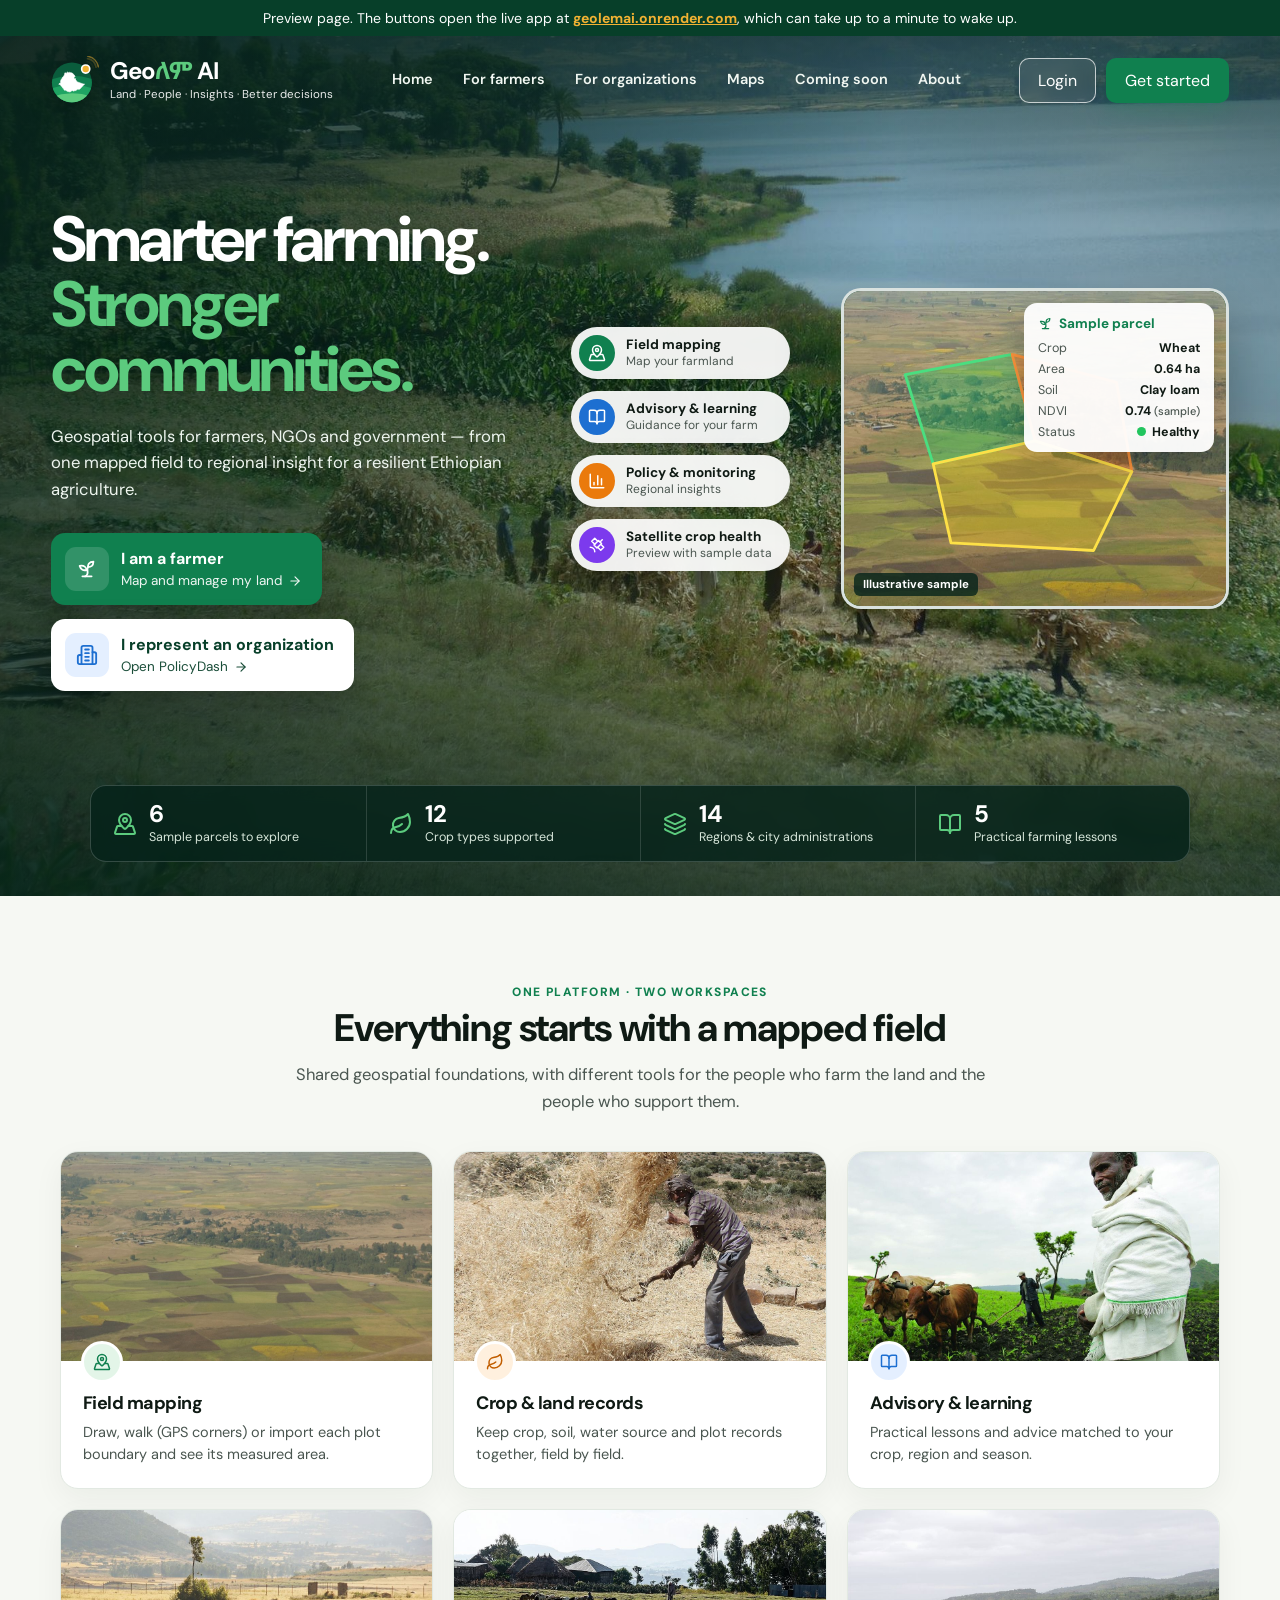
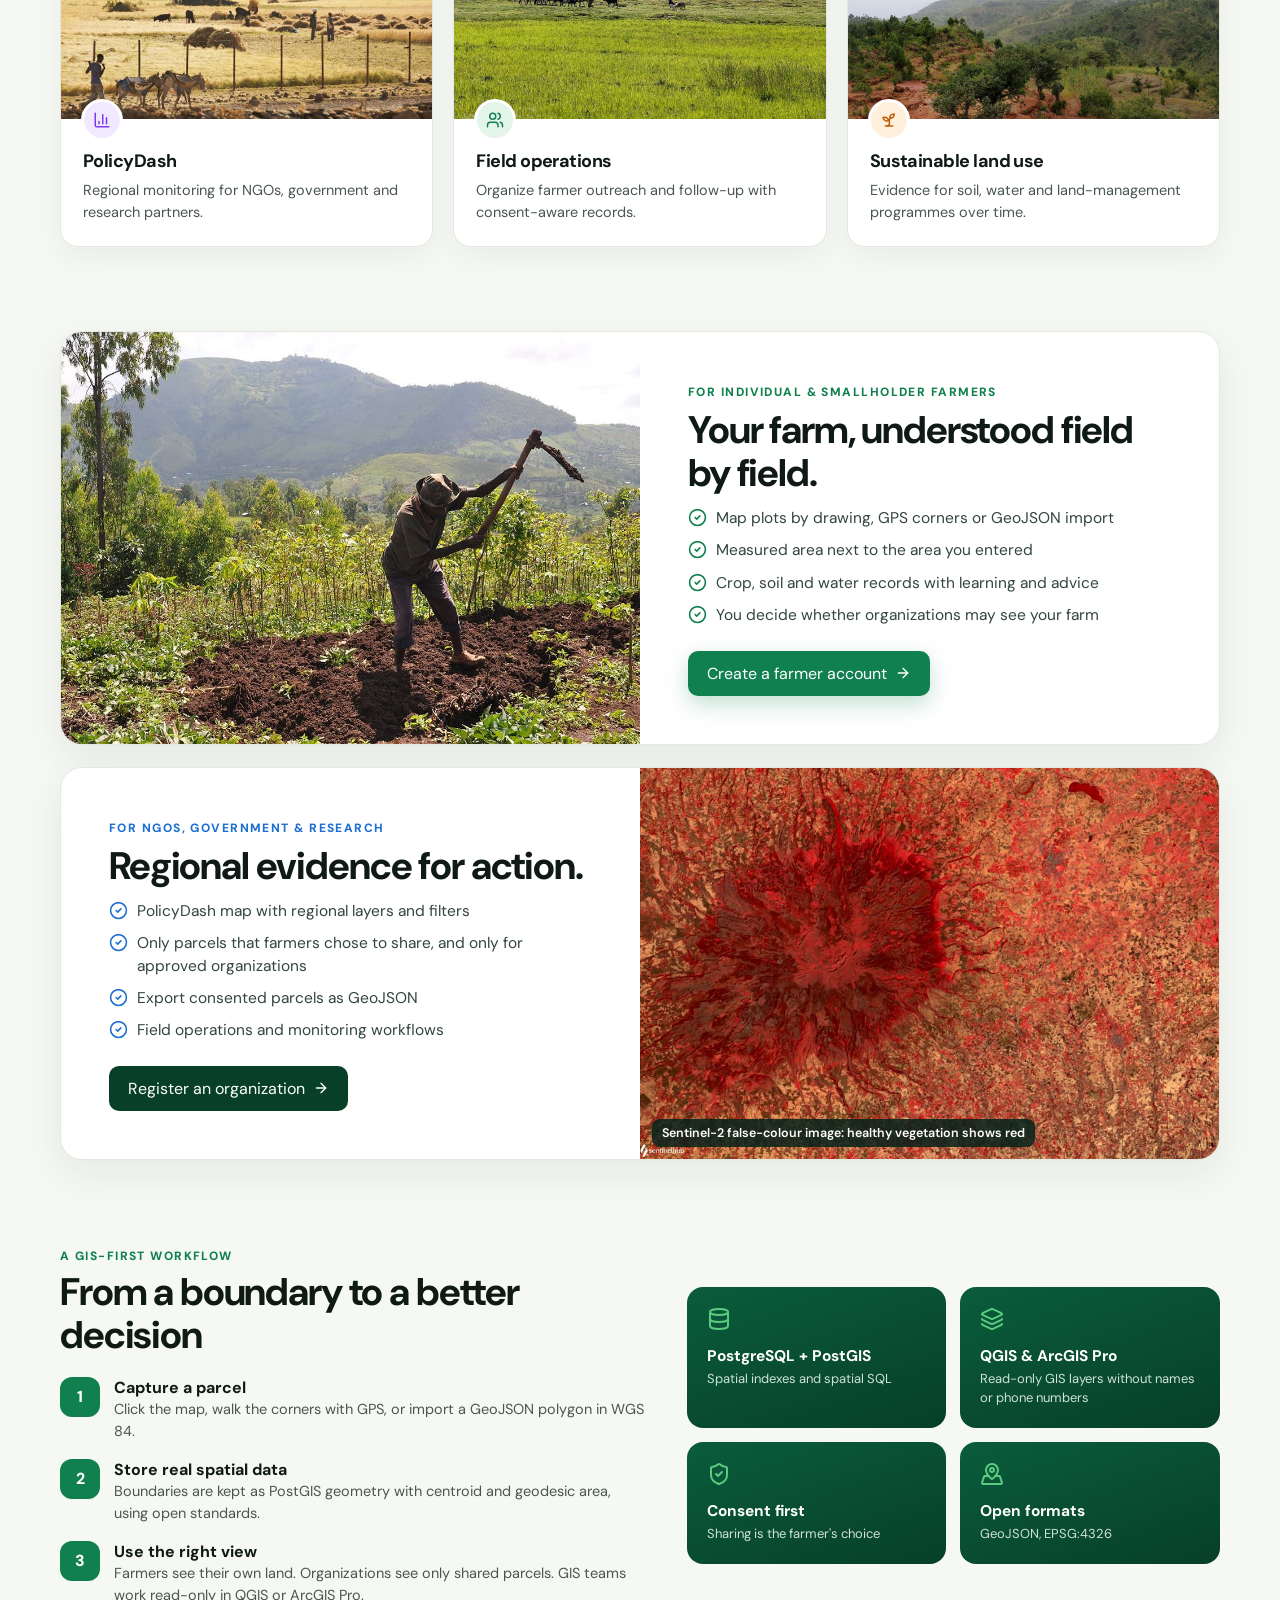
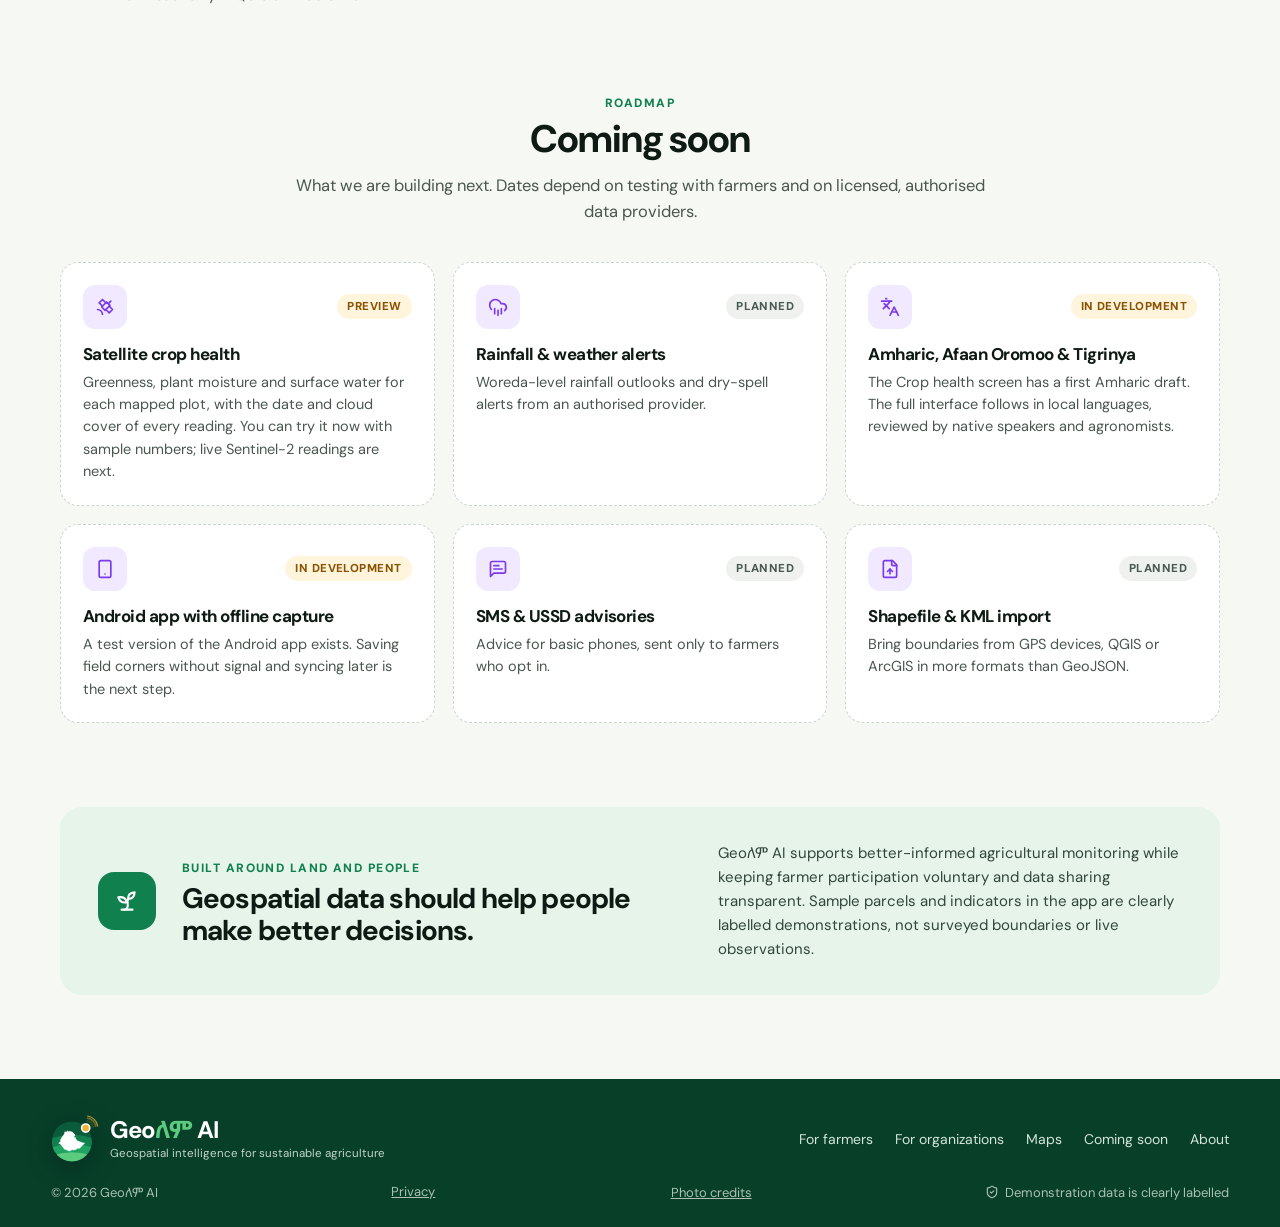
<file: index.html>
<!doctype html>
<html lang="en">
  <head>
    <meta charset="UTF-8" />
    <meta name="viewport" content="width=device-width, initial-scale=1.0" />
    <meta name="theme-color" content="#153e32" />
    <meta name="description" content="Geoለም AI — agricultural intelligence for organizations and individual farmers in Ethiopia." />
    <link rel="icon" type="image/svg+xml" href="/brand/favicon.svg" />
    <title>Geoለም AI | Agricultural Intelligence</title>
    <script type="module" crossorigin src="/assets/index-34xZWwbn.js"></script>
    <link rel="stylesheet" crossorigin href="/assets/index-Dwkf8r4A.css">
  </head>
  <body><div id="root"></div></body>
</html>
</file>
<file: assets/index-Dwkf8r4A.css>
@import"https://fonts.googleapis.com/css2?family=DM+Sans:wght@400;500;600;700&family=Noto+Sans+Ethiopic:wght@400;500;600;700&display=swap";.leaflet-pane,.leaflet-tile,.leaflet-marker-icon,.leaflet-marker-shadow,.leaflet-tile-container,.leaflet-pane>svg,.leaflet-pane>canvas,.leaflet-zoom-box,.leaflet-image-layer,.leaflet-layer{position:absolute;left:0;top:0}.leaflet-container{overflow:hidden}.leaflet-tile,.leaflet-marker-icon,.leaflet-marker-shadow{-webkit-user-select:none;-moz-user-select:none;user-select:none;-webkit-user-drag:none}.leaflet-tile::selection{background:transparent}.leaflet-safari .leaflet-tile{image-rendering:-webkit-optimize-contrast}.leaflet-safari .leaflet-tile-container{width:1600px;height:1600px;-webkit-transform-origin:0 0}.leaflet-marker-icon,.leaflet-marker-shadow{display:block}.leaflet-container .leaflet-overlay-pane svg{max-width:none!important;max-height:none!important}.leaflet-container .leaflet-marker-pane img,.leaflet-container .leaflet-shadow-pane img,.leaflet-container .leaflet-tile-pane img,.leaflet-container img.leaflet-image-layer,.leaflet-container .leaflet-tile{max-width:none!important;max-height:none!important;width:auto;padding:0}.leaflet-container img.leaflet-tile{mix-blend-mode:plus-lighter}.leaflet-container.leaflet-touch-zoom{-ms-touch-action:pan-x pan-y;touch-action:pan-x pan-y}.leaflet-container.leaflet-touch-drag{-ms-touch-action:pinch-zoom;touch-action:none;touch-action:pinch-zoom}.leaflet-container.leaflet-touch-drag.leaflet-touch-zoom{-ms-touch-action:none;touch-action:none}.leaflet-container{-webkit-tap-highlight-color:transparent}.leaflet-container a{-webkit-tap-highlight-color:rgba(51,181,229,.4)}.leaflet-tile{filter:inherit;visibility:hidden}.leaflet-tile-loaded{visibility:inherit}.leaflet-zoom-box{width:0;height:0;-moz-box-sizing:border-box;box-sizing:border-box;z-index:800}.leaflet-overlay-pane svg{-moz-user-select:none}.leaflet-pane{z-index:400}.leaflet-tile-pane{z-index:200}.leaflet-overlay-pane{z-index:400}.leaflet-shadow-pane{z-index:500}.leaflet-marker-pane{z-index:600}.leaflet-tooltip-pane{z-index:650}.leaflet-popup-pane{z-index:700}.leaflet-map-pane canvas{z-index:100}.leaflet-map-pane svg{z-index:200}.leaflet-vml-shape{width:1px;height:1px}.lvml{behavior:url(#default#VML);display:inline-block;position:absolute}.leaflet-control{position:relative;z-index:800;pointer-events:visiblePainted;pointer-events:auto}.leaflet-top,.leaflet-bottom{position:absolute;z-index:1000;pointer-events:none}.leaflet-top{top:0}.leaflet-right{right:0}.leaflet-bottom{bottom:0}.leaflet-left{left:0}.leaflet-control{float:left;clear:both}.leaflet-right .leaflet-control{float:right}.leaflet-top .leaflet-control{margin-top:10px}.leaflet-bottom .leaflet-control{margin-bottom:10px}.leaflet-left .leaflet-control{margin-left:10px}.leaflet-right .leaflet-control{margin-right:10px}.leaflet-fade-anim .leaflet-popup{opacity:0;-webkit-transition:opacity .2s linear;-moz-transition:opacity .2s linear;transition:opacity .2s linear}.leaflet-fade-anim .leaflet-map-pane .leaflet-popup{opacity:1}.leaflet-zoom-animated{-webkit-transform-origin:0 0;-ms-transform-origin:0 0;transform-origin:0 0}svg.leaflet-zoom-animated{will-change:transform}.leaflet-zoom-anim .leaflet-zoom-animated{-webkit-transition:-webkit-transform .25s cubic-bezier(0,0,.25,1);-moz-transition:-moz-transform .25s cubic-bezier(0,0,.25,1);transition:transform .25s cubic-bezier(0,0,.25,1)}.leaflet-zoom-anim .leaflet-tile,.leaflet-pan-anim .leaflet-tile{-webkit-transition:none;-moz-transition:none;transition:none}.leaflet-zoom-anim .leaflet-zoom-hide{visibility:hidden}.leaflet-interactive{cursor:pointer}.leaflet-grab{cursor:-webkit-grab;cursor:-moz-grab;cursor:grab}.leaflet-crosshair,.leaflet-crosshair .leaflet-interactive{cursor:crosshair}.leaflet-popup-pane,.leaflet-control{cursor:auto}.leaflet-dragging .leaflet-grab,.leaflet-dragging .leaflet-grab .leaflet-interactive,.leaflet-dragging .leaflet-marker-draggable{cursor:move;cursor:-webkit-grabbing;cursor:-moz-grabbing;cursor:grabbing}.leaflet-marker-icon,.leaflet-marker-shadow,.leaflet-image-layer,.leaflet-pane>svg path,.leaflet-tile-container{pointer-events:none}.leaflet-marker-icon.leaflet-interactive,.leaflet-image-layer.leaflet-interactive,.leaflet-pane>svg path.leaflet-interactive,svg.leaflet-image-layer.leaflet-interactive path{pointer-events:visiblePainted;pointer-events:auto}.leaflet-container{background:#ddd;outline-offset:1px}.leaflet-container a{color:#0078a8}.leaflet-zoom-box{border:2px dotted #38f;background:#ffffff80}.leaflet-container{font-family:Helvetica Neue,Arial,Helvetica,sans-serif;font-size:12px;font-size:.75rem;line-height:1.5}.leaflet-bar{box-shadow:0 1px 5px #000000a6;border-radius:4px}.leaflet-bar a{background-color:#fff;border-bottom:1px solid #ccc;width:26px;height:26px;line-height:26px;display:block;text-align:center;text-decoration:none;color:#000}.leaflet-bar a,.leaflet-control-layers-toggle{background-position:50% 50%;background-repeat:no-repeat;display:block}.leaflet-bar a:hover,.leaflet-bar a:focus{background-color:#f4f4f4}.leaflet-bar a:first-child{border-top-left-radius:4px;border-top-right-radius:4px}.leaflet-bar a:last-child{border-bottom-left-radius:4px;border-bottom-right-radius:4px;border-bottom:none}.leaflet-bar a.leaflet-disabled{cursor:default;background-color:#f4f4f4;color:#bbb}.leaflet-touch .leaflet-bar a{width:30px;height:30px;line-height:30px}.leaflet-touch .leaflet-bar a:first-child{border-top-left-radius:2px;border-top-right-radius:2px}.leaflet-touch .leaflet-bar a:last-child{border-bottom-left-radius:2px;border-bottom-right-radius:2px}.leaflet-control-zoom-in,.leaflet-control-zoom-out{font:700 18px Lucida Console,Monaco,monospace;text-indent:1px}.leaflet-touch .leaflet-control-zoom-in,.leaflet-touch .leaflet-control-zoom-out{font-size:22px}.leaflet-control-layers{box-shadow:0 1px 5px #0006;background:#fff;border-radius:5px}.leaflet-control-layers-toggle{background-image:url([data-uri]);width:36px;height:36px}.leaflet-retina .leaflet-control-layers-toggle{background-image:url([data-uri]);background-size:26px 26px}.leaflet-touch .leaflet-control-layers-toggle{width:44px;height:44px}.leaflet-control-layers .leaflet-control-layers-list,.leaflet-control-layers-expanded .leaflet-control-layers-toggle{display:none}.leaflet-control-layers-expanded .leaflet-control-layers-list{display:block;position:relative}.leaflet-control-layers-expanded{padding:6px 10px 6px 6px;color:#333;background:#fff}.leaflet-control-layers-scrollbar{overflow-y:scroll;overflow-x:hidden;padding-right:5px}.leaflet-control-layers-selector{margin-top:2px;position:relative;top:1px}.leaflet-control-layers label{display:block;font-size:13px;font-size:1.08333em}.leaflet-control-layers-separator{height:0;border-top:1px solid #ddd;margin:5px -10px 5px -6px}.leaflet-default-icon-path{background-image:url([data-uri])}.leaflet-container .leaflet-control-attribution{background:#fff;background:#fffc;margin:0}.leaflet-control-attribution,.leaflet-control-scale-line{padding:0 5px;color:#333;line-height:1.4}.leaflet-control-attribution a{text-decoration:none}.leaflet-control-attribution a:hover,.leaflet-control-attribution a:focus{text-decoration:underline}.leaflet-attribution-flag{display:inline!important;vertical-align:baseline!important;width:1em;height:.6669em}.leaflet-left .leaflet-control-scale{margin-left:5px}.leaflet-bottom .leaflet-control-scale{margin-bottom:5px}.leaflet-control-scale-line{border:2px solid #777;border-top:none;line-height:1.1;padding:2px 5px 1px;white-space:nowrap;-moz-box-sizing:border-box;box-sizing:border-box;background:#fffc;text-shadow:1px 1px #fff}.leaflet-control-scale-line:not(:first-child){border-top:2px solid #777;border-bottom:none;margin-top:-2px}.leaflet-control-scale-line:not(:first-child):not(:last-child){border-bottom:2px solid #777}.leaflet-touch .leaflet-control-attribution,.leaflet-touch .leaflet-control-layers,.leaflet-touch .leaflet-bar{box-shadow:none}.leaflet-touch .leaflet-control-layers,.leaflet-touch .leaflet-bar{border:2px solid rgba(0,0,0,.2);background-clip:padding-box}.leaflet-popup{position:absolute;text-align:center;margin-bottom:20px}.leaflet-popup-content-wrapper{padding:1px;text-align:left;border-radius:12px}.leaflet-popup-content{margin:13px 24px 13px 20px;line-height:1.3;font-size:13px;font-size:1.08333em;min-height:1px}.leaflet-popup-content p{margin:1.3em 0}.leaflet-popup-tip-container{width:40px;height:20px;position:absolute;left:50%;margin-top:-1px;margin-left:-20px;overflow:hidden;pointer-events:none}.leaflet-popup-tip{width:17px;height:17px;padding:1px;margin:-10px auto 0;pointer-events:auto;-webkit-transform:rotate(45deg);-moz-transform:rotate(45deg);-ms-transform:rotate(45deg);transform:rotate(45deg)}.leaflet-popup-content-wrapper,.leaflet-popup-tip{background:#fff;color:#333;box-shadow:0 3px 14px #0006}.leaflet-container a.leaflet-popup-close-button{position:absolute;top:0;right:0;border:none;text-align:center;width:24px;height:24px;font:16px/24px Tahoma,Verdana,sans-serif;color:#757575;text-decoration:none;background:transparent}.leaflet-container a.leaflet-popup-close-button:hover,.leaflet-container a.leaflet-popup-close-button:focus{color:#585858}.leaflet-popup-scrolled{overflow:auto}.leaflet-oldie .leaflet-popup-content-wrapper{-ms-zoom:1}.leaflet-oldie .leaflet-popup-tip{width:24px;margin:0 auto;-ms-filter:"progid:DXImageTransform.Microsoft.Matrix(M11=0.70710678, M12=0.70710678, M21=-0.70710678, M22=0.70710678)";filter:progid:DXImageTransform.Microsoft.Matrix(M11=.70710678,M12=.70710678,M21=-.70710678,M22=.70710678)}.leaflet-oldie .leaflet-control-zoom,.leaflet-oldie .leaflet-control-layers,.leaflet-oldie .leaflet-popup-content-wrapper,.leaflet-oldie .leaflet-popup-tip{border:1px solid #999}.leaflet-div-icon{background:#fff;border:1px solid #666}.leaflet-tooltip{position:absolute;padding:6px;background-color:#fff;border:1px solid #fff;border-radius:3px;color:#222;white-space:nowrap;-webkit-user-select:none;-moz-user-select:none;-ms-user-select:none;user-select:none;pointer-events:none;box-shadow:0 1px 3px #0006}.leaflet-tooltip.leaflet-interactive{cursor:pointer;pointer-events:auto}.leaflet-tooltip-top:before,.leaflet-tooltip-bottom:before,.leaflet-tooltip-left:before,.leaflet-tooltip-right:before{position:absolute;pointer-events:none;border:6px solid transparent;background:transparent;content:""}.leaflet-tooltip-bottom{margin-top:6px}.leaflet-tooltip-top{margin-top:-6px}.leaflet-tooltip-bottom:before,.leaflet-tooltip-top:before{left:50%;margin-left:-6px}.leaflet-tooltip-top:before{bottom:0;margin-bottom:-12px;border-top-color:#fff}.leaflet-tooltip-bottom:before{top:0;margin-top:-12px;margin-left:-6px;border-bottom-color:#fff}.leaflet-tooltip-left{margin-left:-6px}.leaflet-tooltip-right{margin-left:6px}.leaflet-tooltip-left:before,.leaflet-tooltip-right:before{top:50%;margin-top:-6px}.leaflet-tooltip-left:before{right:0;margin-right:-12px;border-left-color:#fff}.leaflet-tooltip-right:before{left:0;margin-left:-12px;border-right-color:#fff}@media print{.leaflet-control{-webkit-print-color-adjust:exact;print-color-adjust:exact}}:root{font-family:DM Sans,Noto Sans Ethiopic,Arial,sans-serif;color:#0f1a14;background:#f6f8f3;font-synthesis:none;text-rendering:optimizeLegibility;--green:#0A5C3C;--green-2:#10804F;--green-3:#1FA463;--green-4:#5CCB7E;--green-soft:#e6f4ea;--ink:#0F1A14;--muted:#4A5650;--line:#e2e9e2;--panel:#fff;--gold:#F2B233;--red:#b42318;--blue:#1d6fd1;--purple:#7c3aed;--orange:#c25e00}*{box-sizing:border-box}body{margin:0;min-width:320px}button,input,select,textarea{font:inherit}button{cursor:pointer}button:disabled{cursor:wait;opacity:.6}input,select,textarea{color:var(--ink)}button:focus-visible,input:focus-visible,select:focus-visible,textarea:focus-visible{outline:3px solid #dcba67;outline-offset:2px}svg{flex-shrink:0}h1,h2,h3,p{margin-top:0}h1{font-size:clamp(1.75rem,2.5vw,2.35rem);line-height:1.12;letter-spacing:-.045em;margin-bottom:10px}h2{font-size:18px;letter-spacing:-.025em;margin-bottom:5px}h3{font-size:15px;margin-bottom:8px}p{line-height:1.6}small{font-size:11px}.eyebrow{font-size:12px;letter-spacing:.15em;font-weight:800;color:#4e8064;margin-bottom:10px}.eyebrow.light{color:#bfd9c6}.brand-row{display:flex;align-items:center;gap:11px}.brand-mark{display:grid;place-items:center;width:42px;height:42px;border-radius:13px;background:#225b42;color:#e9f4e8;box-shadow:0 8px 20px #092d1b20}.brand-name{font-weight:800;letter-spacing:-.04em;line-height:1.1;font-size:20px}.brand-name b{color:inherit}.brand-lem{color:var(--green-4)}.loading-screen .brand-lem{color:var(--green-2)}.brand-name small{display:block;margin-top:5px;font-size:11px;letter-spacing:.17em;color:#91a69a;font-weight:700}.btn{border:1px solid transparent;border-radius:9px;display:inline-flex;gap:9px;align-items:center;justify-content:center;padding:11px 15px;font-size:12px;font-weight:700;transition:transform .12s,background .12s,border-color .12s}.btn:hover{transform:translateY(-1px)}.btn-primary{background:var(--green);color:#fff;box-shadow:0 4px 12px #174b381a}.btn-primary:hover{background:#0e3d2b}.btn-outline{background:#fff;border-color:#cbd9cd;color:#2c5940}.btn-white{background:#fff;color:#1a5339}.btn.full{width:100%;margin-top:3px}.icon-button{border:1px solid var(--line);background:#fff;color:#5b7465;width:34px;height:34px;border-radius:9px;display:grid;place-items:center}.icon-danger{color:#ba5047}.notice{font-size:12px;padding:10px 12px;border-radius:8px;line-height:1.5}.notice-error{background:#fff0ee;color:#9a332b;border:1px solid #f2c9c2}.notice-success{background:#e8f5eb;color:#23613c;border:1px solid #cbe4d1}.fine-print{font-size:12px;line-height:1.6;color:#87958c}.shell{min-height:100vh}.sidebar{position:fixed;inset:0 auto 0 0;width:252px;background:#123b2d;color:#dce9dd;padding:23px 15px 14px;display:flex;flex-direction:column;z-index:100;border-right:1px solid #ffffff0c}.sidebar .brand-row{padding:0 8px 27px}.sidebar .brand-name{color:#fff}.sidebar .brand-name b{color:inherit}.sidebar .brand-mark{width:39px;height:39px;background:#2d694a}.side-caption{color:#729481;font-size:11.5px;font-weight:800;letter-spacing:.17em;padding:0 13px 10px}.nav-list{display:grid;gap:4px}.nav-link{display:flex;align-items:center;gap:12px;width:100%;border:0;background:transparent;color:#b7cbbd;padding:12px 13px;border-radius:9px;text-align:left;font-size:12px;font-weight:600}.nav-link span{flex:1}.nav-link:hover{color:#fff;background:#ffffff0d}.nav-link.nav-active{background:#285a41;color:#fff;box-shadow:inset 3px 0 #d7b15e}.nav-chevron{color:#b6d6a1}.sidebar-spacer{flex:1}.privacy-card{border:1px solid #d5ebd01c;background:#ffffff09;padding:13px;border-radius:11px;margin:0 0 14px;color:#a6c0ae}.privacy-card b{font-size:11px;color:#edf6ee;display:block;margin:8px 0 5px}.privacy-card p{font-size:12px;line-height:1.55;color:#a5bcac;margin:0}.account-chip{display:flex;align-items:center;gap:9px;padding:12px 5px 2px;border-top:1px solid #ffffff18}.avatar{width:35px;height:35px;border-radius:11px;display:grid;place-items:center;color:#29563e;background:#d8ead6;font-weight:800;flex-shrink:0}.account-chip-text{flex:1;min-width:0}.account-chip-text b,.account-chip-text span{display:block;overflow:hidden;text-overflow:ellipsis;white-space:nowrap}.account-chip-text b{font-size:11px;color:#fff}.account-chip-text span{font-size:11.5px;color:#9bb5a3;margin-top:4px}.account-chip button{border:0;background:transparent;color:#8fa99a;padding:8px}.main{margin-left:252px;min-height:100vh}.topbar{height:67px;border-bottom:1px solid var(--line);background:#ffffffeb;display:flex;align-items:center;justify-content:space-between;padding:0 33px;position:sticky;top:0;z-index:80;-webkit-backdrop-filter:blur(16px);backdrop-filter:blur(16px)}.breadcrumb{font-size:11px;color:#9aa59d}.breadcrumb span{padding:0 9px;color:#c7cec8}.breadcrumb b{color:#33483c;font-weight:700}.topbar-right{display:flex;align-items:center;gap:17px}.environment-tag{display:inline-flex;align-items:center;gap:6px;color:#789083;font-size:11.5px;letter-spacing:.08em;font-weight:800}.environment-tag span{width:6px;height:6px;border-radius:50%;background:#6aab76}.avatar-small{width:32px;height:32px;border-radius:10px;font-size:12px}.mobile-menu,.sidebar-close{display:none}.page-wrap{max-width:1640px;padding:30px 34px 22px;margin:auto}.page-title-row{display:flex;justify-content:space-between;align-items:flex-end;gap:18px;margin-bottom:23px}.page-title-row h1{margin:0 0 7px}.page-title-row p{font-size:12px;margin:0;max-width:680px}.page-title-row .eyebrow{margin-bottom:8px}.sample-pill{display:inline-flex;align-items:center;gap:7px;padding:8px 10px;background:#fff4dc;border:1px solid #f1ddb1;border-radius:7px;color:#8b6421;font-size:11.5px;letter-spacing:.06em;font-weight:800;white-space:nowrap}.sample-pill>span{width:6px;height:6px;background:#d5a642;border-radius:50%}.green-pill{background:#e9f4eb;border-color:#d0e4d3;color:#28613e}.green-pill svg{color:#36784e}.callout{border:1px solid #cfe2d2;background:#edf7ed;color:#315d3e;border-radius:10px;padding:12px 14px;display:flex;align-items:flex-start;gap:10px;margin:0 0 19px}.callout>svg{margin-top:1px}.callout b,.callout span{display:block}.callout b{font-size:11px;margin-bottom:3px}.callout span{font-size:12px;line-height:1.55;color:#587460}.callout-warning{background:#fff8e9;border-color:#f0dfb5;color:#876422}.callout-warning span{color:#8d7950}.stats-grid{display:grid;grid-template-columns:repeat(4,minmax(0,1fr));gap:14px;margin-bottom:24px}.stat-card{min-width:0;background:#fff;border:1px solid #e5eae4;border-radius:12px;padding:16px 15px;display:flex;gap:13px;align-items:flex-start;box-shadow:0 2px 5px #1f482308}.stat-icon{height:38px;width:38px;border-radius:11px;display:grid;place-items:center;flex-shrink:0;background:#e6f1e7;color:#35704a}.stat-icon.green{background:#e7f2e7;color:#37754a}.stat-icon.red{background:#fbe9e5;color:#bb5147}.stat-icon.blue{background:#e5f2f7;color:#367e9e}.stat-icon.purple{background:#f0ebfa;color:#8061af}.stat-icon.gold{background:#fff3d9;color:#ac7d27}.stat-content{min-width:0}.stat-content>span{display:block;font-size:12px;color:#77867c;font-weight:600;margin-bottom:6px}.stat-content strong{font-size:24px;line-height:1.1;letter-spacing:-.04em;display:block;color:#203e2e}.stat-content small{display:block;margin-top:7px;font-size:11.5px;color:#9ba69e;white-space:nowrap;overflow:hidden;text-overflow:ellipsis}.trend{color:#4d8b5f;font-style:normal;font-weight:800;display:inline-flex;align-items:center}.policy-layout{display:grid;grid-template-columns:minmax(0,1.65fr) minmax(270px,.9fr);gap:17px;align-items:stretch}.panel{background:#fff;border:1px solid #e3e9e2;border-radius:12px;padding:18px;min-width:0;box-shadow:0 2px 4px #233a2905}.panel-heading{display:flex;align-items:flex-start;justify-content:space-between;gap:12px;margin-bottom:15px}.panel-heading h2{font-size:15px}.panel-heading p{font-size:12px;margin:4px 0 0}.map-panel{padding:0;overflow:hidden}.map-heading{padding:19px 19px 0;margin-bottom:13px}.map-toolbar{display:flex;gap:8px}.select-inline{display:flex;align-items:center;gap:7px;border:1px solid var(--line);padding:0 8px;border-radius:7px;height:32px;color:#6c8374}.select-inline select{border:0;background:transparent;outline:none;font-size:12px;max-width:130px}.map-tabs{display:flex;gap:4px;margin:0 19px 12px;border-bottom:1px solid #e7ece7}.map-tab{display:flex;align-items:center;gap:6px;border:0;border-bottom:2px solid transparent;background:transparent;padding:9px 12px 10px;color:#7a8a7f;font-size:12px;font-weight:700;margin-bottom:-1px}.map-tab.active{border-bottom-color:#2f734c;color:#24563a}.leaflet-frame{height:425px;position:relative}.leaflet-container{font-family:inherit;background:#e5e9dd}.map-popup{font:12px/1.8 DM Sans,sans-serif;min-width:140px}.map-popup b{display:block;font-size:14px;margin-bottom:4px}.map-popup small{color:#a06e2d}.map-legend{position:absolute;left:12px;bottom:15px;z-index:500;background:#ffffffed;border:1px solid #dbe4da;border-radius:8px;padding:10px 12px;box-shadow:0 2px 9px #233e2917;display:grid;gap:6px;font-size:11.5px;color:#65766b}.map-legend b{font-size:12px;color:#2a4535;margin-bottom:2px}.map-legend span{display:flex;align-items:center;gap:7px}.map-legend i{width:8px;height:8px;border-radius:50%;display:inline-block}.map-foot{display:flex;justify-content:space-between;gap:10px;padding:10px 15px;color:#94a096;font-size:11.5px;border-top:1px solid #e6ece5}.map-foot span:first-child{display:flex;align-items:center;gap:5px}.alert-panel{display:flex;flex-direction:column}.counter-pill{background:#eff4ee;border-radius:6px;padding:5px 8px;color:#587461;font-size:11.5px;font-weight:800;white-space:nowrap}.alert-list{display:grid;gap:8px}.regional-alert{display:flex;align-items:flex-start;gap:9px;padding:11px 9px;border:1px solid #e8ede7;border-radius:9px;background:#fff;text-align:left;width:100%;transition:border-color .1s,background .1s}.regional-alert:hover,.regional-alert.selected{border-color:#b6d0ba;background:#f9fcf8}.alert-dot{width:31px;height:31px;border-radius:9px;display:grid;place-items:center;flex-shrink:0}.alert-dot.high{background:#fff0e8;color:#b85e37}.alert-dot.normal{background:#e8f4e8;color:#468151}.regional-copy{min-width:0;flex:1}.regional-copy b{display:block;font-size:11px;margin:0 0 4px}.regional-copy small{display:block;color:#849188;line-height:1.5;font-size:11.5px}.regional-copy em{display:flex;align-items:center;gap:6px;font-style:normal;font-size:11.5px;color:#607869;margin-top:6px}.regional-copy em i{width:3px;height:3px;background:#9aa99c;border-radius:50%}.severity{align-self:flex-start;border-radius:5px;padding:4px 6px;font-size:11px;font-weight:800}.severity-watch{background:#fff0e7;color:#a75631}.severity-review{background:#eaf4e9;color:#3d7948}.panel-bottom-note{margin-top:auto;padding:13px 0 0;display:flex;gap:8px;color:#859489;font-size:11.5px;line-height:1.5}.panel-bottom-note svg{flex-shrink:0}.section-title{display:flex;justify-content:space-between;align-items:flex-end;gap:12px;margin:25px 0 14px}.section-title h2{font-size:17px;margin-bottom:4px}.section-title p{font-size:12px;margin:0}.text-link{border:0;background:transparent;color:#35754a;display:inline-flex;align-items:center;gap:6px;font-weight:800;font-size:12px}.feature-row{display:grid;grid-template-columns:repeat(3,minmax(0,1fr));gap:13px}.feature-mini{display:flex;gap:12px;padding:17px;background:#fff;border:1px solid var(--line);border-radius:10px}.feature-mini>span{width:35px;height:35px;display:grid;place-items:center;background:#eaf3e9;color:#35724a;border-radius:9px}.feature-mini b{font-size:12px}.feature-mini p{font-size:12px;color:#7c8a80;line-height:1.55;margin:6px 0 0}.footnote{font-size:11.5px;color:#9ba79e;margin-top:12px}.footer{display:flex;align-items:center;justify-content:space-between;gap:12px;padding:25px 2px 5px;color:#98a39b;font-size:11.5px}.footer span:last-child{display:flex;align-items:center;gap:5px;color:#75937d}.org-module-card{display:flex;flex-direction:column;align-items:flex-start;text-align:left;min-height:205px;padding:19px;background:#fff;border:1px solid var(--line);border-radius:12px;transition:transform .15s,border-color .15s}.org-module-card:hover{transform:translateY(-2px);border-color:#a9c8b0}.module-icon{width:39px;height:39px;display:grid;place-items:center;border-radius:11px;background:#e8f3e8;color:#39774c}.module-icon.green{background:#e8f3e8;color:#39774c}.module-icon.blue{background:#e7f3f7;color:#347d99}.module-icon.gold{background:#fff3dc;color:#a87b29}.org-module-card>b{font-size:15px;margin-top:15px}.org-module-card p{font-size:11px;line-height:1.6;color:#75847a;margin:7px 0 15px}.module-link{display:inline-flex;gap:7px;align-items:center;margin-top:auto;color:#39774c;font-size:12px;font-weight:800}.next-steps{margin-top:3px}.next-steps>div:first-child p{font-size:12px;margin-top:4px}.workflow-steps{display:grid;grid-template-columns:repeat(3,1fr);gap:18px;margin-top:20px}.workflow-steps>div{border-top:1px solid #dce8dc;padding-top:13px}.workflow-steps span{display:block;font-size:12px;color:#569166;font-weight:800;margin-bottom:10px}.workflow-steps b{font-size:12px}.workflow-steps p{font-size:12px;color:#7f8d82;line-height:1.6;margin:6px 0 0}.directory-panel{padding:0;overflow:hidden}.directory-toolbar{padding:18px 18px 14px;display:flex;align-items:center;justify-content:space-between;gap:16px}.directory-toolbar h2{font-size:15px}.directory-toolbar p{font-size:12px;margin:4px 0 0}.search-box{height:35px;display:flex;align-items:center;gap:8px;border:1px solid #e0e8df;padding:0 10px;border-radius:8px;color:#8b9a8f;min-width:210px}.search-box input{width:100%;border:0;outline:0;font-size:12px;background:transparent;min-width:0}.table-filters{display:flex;gap:8px;align-items:center}.table-filters select{border:1px solid #dfe7df;border-radius:8px;padding:9px;font-size:12px;background:#fff}.table-wrap{overflow-x:auto;width:100%}.data-table{width:100%;border-collapse:collapse;white-space:nowrap;font-size:11px}.data-table thead{background:#f7f9f6}.data-table th{text-align:left;padding:12px 16px;color:#8b998f;font-size:11.5px;letter-spacing:.06em;font-weight:800;border-top:1px solid #edf0ec;border-bottom:1px solid #e7ece6}.data-table td{padding:13px 16px;border-bottom:1px solid #edf0ec;color:#485e50}.data-table tbody tr:last-child td{border-bottom:0}.data-table tbody tr:hover{background:#fbfcfa}.farmer-cell{display:flex;align-items:center;gap:9px}.farmer-cell b{font-size:11px;color:#304739}.avatar-table{width:28px;height:28px;border-radius:8px;font-size:12px}.crop-badge,.neutral-badge,.type-badge,.status-badge{display:inline-flex;align-items:center;gap:5px;padding:5px 7px;border-radius:6px;font-size:11.5px;font-weight:700;background:#edf5ed;color:#42754d}.neutral-badge{background:#edf1f2;color:#667c82}.type-badge{background:#edf3fa;color:#4e7097}.type-pest{background:#ffede7;color:#ac553a}.type-market{background:#f4effa;color:#8062a0}.status-badge{background:#edf4ec;color:#43774e}.status-queued{background:#fff4dc;color:#926c24}.status-sent{background:#e9f2fb;color:#49749e}.status-failed{background:#ffedea;color:#b3473d}.mono{font-family:ui-monospace,SFMono-Regular,Consolas,monospace;font-size:12px}.empty-state{padding:44px 18px;text-align:center;color:#87968a;display:flex;align-items:center;flex-direction:column;gap:7px}.empty-state svg{color:#7ea386;margin-bottom:4px}.empty-state b{color:#4b6352;font-size:13px}.empty-state p{font-size:12px;margin:0}.farmer-hero{min-height:260px;position:relative;overflow:hidden;border-radius:15px;background:linear-gradient(110deg,#174631,#276346 57%,#3d7951);color:#fff;padding:27px 30px;display:flex;justify-content:space-between;align-items:center;margin-bottom:20px}.farmer-hero>div:first-child{position:relative;z-index:2}.hero-kicker{display:inline-flex;align-items:center;gap:7px;color:#c2dcb9;letter-spacing:.1em;font-size:11.5px;font-weight:800}.farmer-hero h2{font-size:31px;line-height:1.15;letter-spacing:-.05em;margin:13px 0 8px}.farmer-hero h2 em{font-family:Georgia,serif;color:#d1e6a8;font-weight:400}.farmer-hero p{font-size:11px;color:#d0e3d5;max-width:400px;margin:0 0 17px;line-height:1.65}.hero-field-art{position:absolute;right:0;top:0;width:47%;height:100%;overflow:hidden;opacity:.9}.art-sun{position:absolute;right:24%;top:22%;width:64px;height:64px;border-radius:50%;background:#d6c77b;box-shadow:0 0 50px #d7c87568}.art-hill{position:absolute;width:130%;height:90%;border-radius:50% 50% 0 0/45% 45% 0 0;transform:rotate(-11deg)}.art-hill-one{background:#4d9161;top:43%;left:-15%}.art-hill-two{background:#1a553a;top:61%;left:-13%;transform:rotate(7deg)}.art-lines{position:absolute;top:66%;right:-15%;bottom:-20%;left:5%;background:repeating-linear-gradient(165deg,transparent 0 12px,#8eb87655 13px 15px)}.art-location{position:absolute;bottom:15px;right:22px;background:#163f2dd9;padding:8px 10px;border:1px solid #cce3c44a;border-radius:7px;font-size:11.5px;display:flex;align-items:center;gap:6px}.lesson-card-grid{display:grid;grid-template-columns:repeat(3,minmax(0,1fr));gap:14px}.lesson-card{padding:0;overflow:hidden;text-align:left;background:#fff;border:1px solid var(--line);border-radius:12px;transition:transform .15s,border-color .15s}.lesson-card:hover{transform:translateY(-2px);border-color:#b7d1ba}.lesson-art{height:105px;position:relative;display:flex;align-items:center;justify-content:center;background:#e4efe0;color:#346e45}.lesson-art-1{background:#e5f1f5;color:#437f93}.lesson-art-2{background:#f9edce;color:#a78339}.lesson-art>span{width:54px;height:54px;border-radius:50%;background:#ffffff7d;display:grid;place-items:center}.lesson-art>small{position:absolute;left:12px;bottom:11px;color:#51715a;background:#ffffffbc;padding:5px 7px;border-radius:5px;font-size:11.5px;font-weight:700}.lesson-content{padding:15px}.lesson-level{background:#f2f5f0;color:#718077;padding:5px 7px;border-radius:5px;font-size:11.5px;font-weight:700}.lesson-content h3{font-size:13px;margin:11px 0 7px}.lesson-content p{min-height:48px;font-size:12px;color:#7f8c82;line-height:1.6;margin:0 0 12px}.farmer-bottom-grid{display:grid;grid-template-columns:1.2fr 1fr;gap:15px;margin-top:21px}.detail-rows{display:grid}.detail-row{padding:12px 0;border-bottom:1px solid #edf0ec;display:flex;align-items:center;justify-content:space-between;gap:14px;font-size:12px}.detail-row:last-child{border-bottom:0}.detail-row span{color:#819087}.detail-row b{color:#385443;font-weight:700;text-align:right}.share-panel .module-icon{margin-bottom:13px}.share-panel h2{margin-bottom:8px}.share-panel p{font-size:11px;color:#748378;line-height:1.65}.share-panel p b{color:#3c6746}.share-panel .btn{margin-top:7px}.two-panel-grid{display:grid;grid-template-columns:1fr 1fr;gap:15px}.form-fields{display:grid;gap:12px}.form-fields label{display:grid;gap:6px;font-size:12px;font-weight:700;color:#4f6656}.form-fields input,.form-fields select,.form-fields textarea{width:100%;border:1px solid #dce5dc;background:#fff;border-radius:8px;padding:11px 12px;min-width:0;font-size:11px;font-weight:400;color:#263f30}.form-fields textarea{resize:vertical;line-height:1.5}.stack-form{margin-top:15px}.form-two{display:grid;grid-template-columns:1fr 1fr;gap:11px}.field-guide>h2{margin:15px 0 6px}.field-guide>p{font-size:11px;line-height:1.6}.field-guide ul{padding-left:17px;color:#5c7462;font-size:11px;line-height:2}.tip{display:flex;gap:9px;align-items:flex-start;border:1px solid #e8e4cc;background:#fbf8eb;border-radius:8px;padding:11px;color:#877342;font-size:12px;line-height:1.55;margin-top:14px}.tip b{display:block;margin-bottom:3px}.tip span{display:block}.plot-grid{display:grid;grid-template-columns:repeat(3,minmax(0,1fr));gap:13px}.plot-card{background:#fff;border:1px solid var(--line);border-radius:11px;overflow:hidden}.plot-visual{height:103px;position:relative;overflow:hidden;background:linear-gradient(145deg,#bfd5a1,#79a65f 45%,#3d754d)}.plot-area-chip{position:absolute;top:10px;left:10px;z-index:2;border-radius:6px;background:#fffdf0ed;padding:6px 8px;font-size:11.5px;font-weight:800;color:#416b43}.mini-field-lines{position:absolute;top:32px;right:-15px;bottom:-25px;left:30px;transform:rotate(-20deg);display:flex;gap:10px}.mini-field-lines i{flex:1;border:1.4px solid #d2e9a56f;border-bottom:0;border-radius:50% 50% 0 0}.plot-details{padding:13px;position:relative}.plot-details h3{margin:0 0 7px}.plot-details>div:first-child{padding-right:35px}.plot-details p{font-size:12px;color:#829087;margin:10px 0 0}.plot-details .icon-button{position:absolute;right:12px;top:12px}.learning-layout{display:grid;grid-template-columns:minmax(265px,.72fr) minmax(0,1.35fr);gap:15px;align-items:start}.learning-list{padding:0;overflow:hidden}.list-title{display:flex;justify-content:space-between;padding:18px 17px 12px;font-size:11px}.list-title span{color:#7e8d82;font-size:12px}.progress-track{height:4px;background:#ecf1e9;margin:0 17px 10px;border-radius:9px;overflow:hidden}.progress-track span{display:block;height:100%;background:#4a8c58;border-radius:9px;transition:width .2s}.learning-row{display:flex;align-items:center;gap:10px;padding:14px 16px;width:100%;text-align:left;border:0;border-top:1px solid #edf0ec;background:#fff;color:#506557}.learning-row:hover,.learning-row.selected{background:#f4f8f1}.learning-row.selected{box-shadow:inset 3px 0 #2c7047}.lesson-index{display:grid;place-items:center;width:31px;height:31px;background:#f0f4ed;border-radius:9px;font-size:12px;font-weight:800;color:#627968;flex-shrink:0}.lesson-index.is-complete{color:#3d8c55;background:#e3f3e5}.learning-row>span:nth-child(2){flex:1;min-width:0}.learning-row b,.learning-row small{display:block}.learning-row b{font-size:11px;margin-bottom:5px}.learning-row small{font-size:11.5px;color:#8c9990}.lesson-detail{padding:22px}.lesson-detail-tags{display:flex;align-items:center;justify-content:space-between;gap:12px}.lesson-detail h2{font-size:23px;margin:17px 0 10px}.lesson-body{font-size:12px;line-height:1.8;color:#68796d}.lesson-detail h3{margin:22px 0 12px}.step-list{display:grid;gap:10px}.step-item{display:flex;gap:11px;align-items:flex-start}.step-item>span{width:24px;height:24px;border-radius:50%;display:grid;place-items:center;background:#e7f2e7;color:#39754c;font-size:12px;font-weight:800;flex-shrink:0}.step-item p{font-size:11px;line-height:1.65;color:#536a59;margin:2px 0}.lesson-detail>.btn{margin-top:17px}.advisor-grid{display:grid;grid-template-columns:1fr 1fr;gap:15px}.advice-result .module-icon{margin-bottom:13px}.advice-result h2{font-size:17px;margin-bottom:10px}.advice-result>p{font-size:11px;line-height:1.8;color:#64776a}.profile-grid{display:grid;grid-template-columns:minmax(240px,.75fr) minmax(0,1.25fr);gap:15px;align-items:start}.profile-summary{text-align:center;padding:25px 20px}.profile-big-avatar{width:68px;height:68px;border-radius:20px;background:#e0eee0;color:#38734a;font-size:25px;font-weight:800;display:grid;place-items:center;margin:0 auto 13px}.profile-summary h2{font-size:18px;margin:0 0 5px}.profile-summary>p{font-size:12px;margin-bottom:12px}.verified-chip{display:inline-flex;align-items:center;gap:5px;background:#e8f4e9;color:#3e7a4d;padding:6px 9px;border-radius:7px;font-size:11.5px;font-weight:800}.profile-separator{height:1px;background:#edf0ec;margin:20px 0 7px}.profile-summary .detail-row{text-align:left}.consent-check{display:flex!important;align-items:flex-start;gap:10px!important;padding:11px;border:1px solid #dce9dc;border-radius:8px;background:#f7fbf6}.consent-check input{width:15px!important;height:15px;margin:2px 0 0;accent-color:#2e7447;flex-shrink:0}.consent-check span b,.consent-check span small{display:block}.consent-check span b{font-size:12px;line-height:1.4}.consent-check span small{font-size:11.5px;line-height:1.55;font-weight:400;color:#7c8a7f;margin-top:4px}.advisor-layout{display:grid;grid-template-columns:1fr 1fr;gap:15px}.notice.notice-success{font-size:11px}.auth-shell{display:grid;grid-template-columns:minmax(400px,.9fr) minmax(500px,1.1fr);min-height:100vh;background:#f8faf7}.auth-story{background:linear-gradient(145deg,#0f3929,#1c5238 65%,#2f6a47);color:#fff;min-height:100vh;display:flex;flex-direction:column;justify-content:space-between;padding:32px clamp(28px,5vw,76px) 25px;position:relative;overflow:hidden}.auth-story:after{content:"";position:absolute;width:500px;height:500px;border:1px solid #ffffff12;border-radius:50%;right:-240px;bottom:50px;box-shadow:0 0 0 50px #ffffff05,0 0 0 100px #ffffff03;pointer-events:none}.auth-brand{position:relative;z-index:1}.auth-brand .brand-name{font-size:21px}.story-content{max-width:490px;position:relative;z-index:1;padding:65px 0 55px}.story-content h1{font-size:clamp(38px,4.3vw,59px);letter-spacing:-.055em;line-height:1.08;margin:15px 0 18px}.story-content h1 em{font-family:Georgia,serif;font-weight:400;color:#c6e1a7}.story-content>p{font-size:13px;color:#c5dbcd;line-height:1.8;max-width:410px}.story-points{display:grid;gap:17px;margin-top:34px}.story-points>div{display:flex;align-items:center;gap:12px}.story-points>div>svg{width:34px;height:34px;padding:8px;background:#ffffff10;border:1px solid #ffffff16;border-radius:10px;color:#d5e9bc}.story-points b,.story-points small{display:block}.story-points b{font-size:11px}.story-points small{font-size:12px;margin-top:4px;color:#a9c5b3}.story-foot{border-top:1px solid #ffffff1c;padding-top:17px;font-size:11.5px;color:#87a994;position:relative;z-index:1}.auth-form-area{display:flex;align-items:center;justify-content:center;padding:28px clamp(22px,5vw,68px)}.auth-card{width:100%;max-width:510px;background:#fff;border:1px solid #e3eae1;border-radius:16px;padding:26px 28px;box-shadow:0 18px 55px #1b42290d}.auth-card-heading h2{font-size:25px;letter-spacing:-.04em;margin:0 0 7px}.auth-card-heading p{font-size:11px;color:#819087;margin:0 0 18px}.account-type-picker{display:grid;grid-template-columns:1fr 1fr;gap:9px;margin-bottom:17px}.type-choice{display:flex;flex-direction:column;align-items:flex-start;text-align:left;gap:5px;border:1px solid #dfe8de;border-radius:10px;background:#fff;padding:12px;color:#65796a}.type-choice>svg{width:20px;height:20px;margin-bottom:4px;color:#5e8970}.type-choice b{font-size:11px;color:#354d3d}.type-choice small{font-size:11.5px;color:#89958c}.type-choice.type-selected{background:#eff7ee;border-color:#83b78b;box-shadow:0 0 0 2px #e0f0df}.type-choice.type-selected>svg{color:#36734a}.form-fields label{min-width:0}.auth-card .form-fields{gap:11px}.auth-card .form-fields input,.auth-card .form-fields select{padding:10px 11px}.auth-toggle{font-size:12px;color:#78887c;text-align:center;margin-top:16px}.auth-toggle button{border:0;background:transparent;color:#2e7347;font-weight:800;padding:2px 4px}.auth-security{font-size:11.5px;color:#98a49b;display:flex;align-items:center;justify-content:center;gap:5px;margin:13px 0 0}.auth-security svg{color:#4f9662}.loading-screen{min-height:100vh;display:grid;align-content:center;justify-items:center;color:#52715a}.loading-screen h2{margin:12px 0 2px}.loading-screen p{font-size:11px;color:#829188}.loading-screen .brand-mark{background:#245f40}.table-wrap .data-table th:first-child,.table-wrap .data-table td:first-child{padding-left:18px}@media(max-width:1200px){.page-wrap{padding:25px 23px}.policy-layout{grid-template-columns:minmax(0,1.35fr) minmax(260px,.85fr)}.stats-grid{gap:10px}.stat-card{padding:13px 11px;gap:10px}.stat-icon{width:33px;height:33px}.stat-content strong{font-size:21px}.auth-shell{grid-template-columns:minmax(330px,.8fr) minmax(450px,1.2fr)}.auth-story{padding-left:38px;padding-right:35px}.auth-form-area{padding:24px}}@media(max-width:980px){.sidebar{width:230px}.main{margin-left:230px}.topbar{padding:0 20px}.page-wrap{padding:24px 19px}.policy-layout{grid-template-columns:1fr}.alert-panel{min-height:auto}.alert-list{grid-template-columns:1fr 1fr}.panel-bottom-note{margin-top:16px}.feature-row{grid-template-columns:1fr}.stats-grid{grid-template-columns:repeat(2,minmax(0,1fr))}.auth-shell{grid-template-columns:1fr}.auth-story{min-height:auto;padding:23px 30px 20px}.story-content{padding:35px 0}.story-content h1{font-size:43px}.story-points{grid-template-columns:repeat(3,minmax(0,1fr));gap:12px}.story-points>div{align-items:flex-start}.story-points small{line-height:1.4}.story-foot{margin-top:4px}.auth-form-area{padding:30px 20px}.auth-card{max-width:550px}}@media(max-width:700px){.sidebar{transform:translate(-100%);transition:transform .2s;width:260px}.sidebar.sidebar-open{transform:translate(0);box-shadow:12px 0 40px #071f1430}.sidebar-close{display:grid;margin-left:auto;border:0;background:transparent;color:#bad0bf;place-items:center}.main{margin-left:0}.topbar{height:58px;padding:0 15px}.mobile-menu{display:grid;place-items:center;border:0;background:transparent;color:#315a42;padding:6px;margin-left:-5px}.breadcrumb{font-size:12px}.topbar-right{gap:10px}.environment-tag{font-size:11px}.page-wrap{padding:22px 14px}.page-title-row{align-items:flex-start;flex-direction:column;margin-bottom:18px}.page-title-row>div:last-child{align-self:flex-start}.page-title-row h1{font-size:27px}.page-title-row p{max-width:none;font-size:11px}.stats-grid{grid-template-columns:repeat(2,minmax(0,1fr));gap:9px;margin-bottom:17px}.stat-card{padding:12px 10px;gap:8px}.stat-icon{width:31px;height:31px;border-radius:9px}.stat-content>span{font-size:11.5px}.stat-content strong{font-size:20px}.stat-content small{font-size:11px}.policy-layout{gap:13px}.map-heading{padding:15px 13px 0;display:block}.map-heading .map-toolbar{margin-top:12px}.map-tabs{margin:0 13px 10px;overflow:auto}.map-tab{white-space:nowrap;padding:9px 8px}.leaflet-frame{height:360px}.map-legend{left:7px;bottom:8px;padding:7px 8px}.map-foot{font-size:11px;padding:9px}.alert-list{grid-template-columns:1fr}.panel{padding:14px}.map-panel{padding:0}.section-title{margin:21px 0 12px}.feature-row{gap:9px}.feature-mini{padding:13px}.org-module-card{min-height:160px}.workflow-steps{grid-template-columns:1fr;gap:12px}.workflow-steps>div{padding-top:10px}.directory-toolbar{align-items:flex-start;flex-direction:column;padding:14px}.search-box{width:100%;min-width:0}.table-filters{width:100%;flex-wrap:wrap}.table-filters select{flex:1}.footer{flex-wrap:wrap;padding-top:20px}.footer span:nth-child(2){display:none}.farmer-hero{padding:23px 19px;min-height:256px}.farmer-hero h2{font-size:26px}.farmer-hero p{max-width:270px}.hero-field-art{width:50%;opacity:.6}.stats-grid.four{grid-template-columns:repeat(2,minmax(0,1fr))}.lesson-card-grid{grid-template-columns:1fr}.lesson-art{height:90px}.lesson-content p{min-height:0}.farmer-bottom-grid,.two-panel-grid,.learning-layout,.advisor-grid,.profile-grid{grid-template-columns:1fr}.plot-grid{grid-template-columns:1fr 1fr}.two-panel-grid{gap:12px}.learning-list{margin-bottom:0}.lesson-detail{padding:17px}.lesson-detail h2{font-size:21px}.form-two{grid-template-columns:1fr 1fr;gap:8px}.auth-shell{display:block}.auth-story{padding:20px 22px 18px;min-height:auto}.auth-brand .brand-mark{width:35px;height:35px}.auth-brand .brand-name{font-size:18px}.story-content{padding:27px 0 22px}.story-content h1{font-size:35px;margin:12px 0}.story-content>p{font-size:11px;margin-bottom:0}.story-points{display:none}.story-foot{font-size:11px;padding-top:12px}.auth-form-area{padding:20px 12px 32px}.auth-card{padding:20px 16px;border-radius:13px}.auth-card-heading h2{font-size:22px}.auth-card-heading p{margin-bottom:14px}.account-type-picker{gap:7px}.type-choice{padding:10px}.type-choice b{font-size:12px}.type-choice small{font-size:11px}.auth-security{font-size:11px;line-height:1.5}.sample-pill{white-space:normal;font-size:11px}.callout{padding:10px;font-size:12px}.callout span{font-size:11.5px}.profile-summary{padding:19px}.breadcrumb span{padding:0 4px}}@media(max-width:390px){.environment-tag{display:none}.plot-grid,.form-two{grid-template-columns:1fr}.account-type-picker{grid-template-columns:1fr 1fr}.stats-grid{gap:7px}.stat-content strong{font-size:18px}}.btn-large{padding:14px 17px;min-height:46px;font-size:11px;border-radius:10px}.btn-ink{display:inline-flex;align-items:center;justify-content:center;gap:8px;border:1px solid #d7e1d6;background:#fff;color:#26483a;font-size:11px;font-weight:800;border-radius:8px;padding:10px 13px;transition:transform .15s,box-shadow .15s}.btn-ink:hover{transform:translateY(-1px);box-shadow:0 8px 20px #1c43200d}.eyebrow{font-size:11.5px;letter-spacing:.16em;color:#78927d;font-weight:800}.org-card:after{background:#ecf2f6}.back-home{margin-left:15px;border:1px solid #ffffff30;border-radius:7px;background:#ffffff10;color:#d3e7d9;padding:7px 10px;font-size:11.5px;font-weight:700}.auth-story{background-blend-mode:multiply,normal}.story-content h1{letter-spacing:-.055em}.farmer-gis-layout{display:grid;grid-template-columns:minmax(0,1.55fr) minmax(270px,.8fr);gap:15px;align-items:start}.gis-map-panel{padding:0;overflow:hidden}.gis-map-panel>.panel-heading{padding:19px 19px 12px}.gis-map-toolbar{display:flex;align-items:center;gap:8px;flex-wrap:wrap;padding:0 19px 13px}.gis-map-toolbar .btn{font-size:11.5px;padding:9px 11px}.vertex-count{font-size:11.5px;color:#738675;margin-left:auto;font-weight:700}.farmer-leaflet-frame{height:470px}.preview-map-frame{height:295px}.farmer-map-preview{overflow:hidden}.farmer-map-preview>.panel-heading{padding-bottom:14px}.farmer-map-preview .preview-map-frame{border-radius:10px;margin:0 14px}.preview-map-bottom{display:flex;align-items:center;gap:13px;padding:12px 15px 0;color:#7d8a7d;font-size:11px}.preview-map-bottom .btn{margin-left:auto;padding:9px 11px;font-size:11.5px}.gis-map-panel .map-foot{padding:10px 18px 13px}.gis-create-panel>.panel-heading{margin-bottom:15px}.gis-create-panel .stack-form{gap:13px}.gis-create-panel .tip{margin-top:18px}.boundary-status{display:flex;align-items:flex-start;gap:9px;padding:12px;border:1px dashed #d8e2d5;border-radius:9px;background:#f8faf6;color:#879487}.boundary-status>svg{flex-shrink:0;margin-top:1px}.boundary-status b,.boundary-status small{display:block}.boundary-status b{font-size:12px;color:#637563}.boundary-status small{font-size:11.5px;line-height:1.5;color:#879487;margin-top:4px}.boundary-status.boundary-ready{border-color:#9ccaa0;background:#eff8ec;color:#337d48}.boundary-status.boundary-ready b{color:#277046}.gis-tip{font-size:11.5px;line-height:1.7}.callout-info{background:#f0f7f0;border-color:#d9e9d5;color:#3f7850}.callout-info>svg{color:#408153}.callout-info b{color:#315e3c}.callout-info span{color:#69806b}@media(max-width:1150px){.farmer-gis-layout{grid-template-columns:minmax(0,1.35fr) minmax(250px,.8fr)}}@media(max-width:900px){.farmer-gis-layout{grid-template-columns:1fr}.farmer-leaflet-frame{height:420px}}@media(max-width:600px){.farmer-leaflet-frame{height:330px}.preview-map-frame{height:240px}.gis-map-toolbar{padding:0 12px 12px}.gis-map-panel>.panel-heading{padding:15px 12px 10px}.preview-map-bottom{flex-wrap:wrap}.preview-map-bottom .btn,.vertex-count{margin-left:0}}.drawing-mode .leaflet-container,.drawing-mode .leaflet-grab,.drawing-mode .leaflet-interactive{cursor:crosshair}.drawing-mode{outline:2px dashed #d28b26;outline-offset:-2px}.title-actions{display:flex;align-items:center;gap:10px;flex-wrap:wrap;justify-content:flex-end}.gis-map-toolbar .btn svg{flex:none}.vertex-count{margin-left:auto;font-size:12px;font-weight:700;color:var(--muted)}.inline-link{display:inline;padding:0;font-size:inherit;text-decoration:underline;cursor:pointer}.area-warning{display:flex;align-items:center;gap:5px;color:#9a5b12;font-size:12px;margin-top:4px}.module-icon.red{background:#fbeceb;color:var(--red)}.btn-danger{background:var(--red);border-color:var(--red);color:#fff}.btn-danger:hover:not(:disabled){filter:brightness(.92)}.danger-panel{border-color:#efd2cf}.security-grid{margin-top:18px}.gis-create-panel textarea{resize:vertical;min-height:56px}@media(max-width:760px){.vertex-count{margin-left:0;width:100%}.title-actions{justify-content:flex-start}}button:focus-visible,input:focus-visible,select:focus-visible,textarea:focus-visible{outline-color:var(--gold)}.muted{color:var(--muted)}.eyebrow{color:var(--green-2)}.eyebrow.light{color:#bfe8c9}.brand-mark{background:linear-gradient(135deg,#22c55e,#10804f);color:#fff;box-shadow:0 8px 20px #10804f33}.brand-logo{display:block;flex:none;width:44px;height:44px;filter:drop-shadow(0 4px 8px #0000002e)}.sidebar .brand-logo{width:42px;height:42px;filter:drop-shadow(0 0 1px #ffffff66) drop-shadow(0 4px 8px #00000059)}.loading-screen .brand-logo{width:72px;height:72px}@media(max-width:760px){.auth-brand .brand-logo{width:38px;height:38px}}.btn-primary{background:var(--green-2);box-shadow:0 6px 16px #10804f33}.btn-primary:hover{background:#0a6b44}.btn-outline{border-color:#c4d6c8;color:var(--green)}.btn-outline:hover{border-color:var(--green-2);color:var(--green-2)}.text-link,.module-link{color:var(--green-2)}.green-pill{background:var(--green-soft);border-color:#c6e5cf;color:#0a6b44}.sidebar{background:linear-gradient(180deg,#0a5c3c,#073f29)}.side-caption{color:#9cc4aa}.nav-link{color:#d3e4d8}.nav-link:hover{background:#ffffff14}.nav-link.nav-active{background:#ffffff1f;color:#fff;box-shadow:inset 3px 0 var(--gold)}.privacy-card{color:#c3d8c9;background:#ffffff0d}.account-chip-text span{color:#b9cfc0}.panel,.stat-card{border-color:var(--line);border-radius:14px;box-shadow:0 4px 14px #10261c0a}.stat-icon,.stat-icon.green,.module-icon,.module-icon.green{background:#e3f5e8;color:var(--green-2)}.stat-icon.blue,.module-icon.blue{background:#e4efff;color:var(--blue)}.stat-icon.purple{background:#f0e9ff;color:var(--purple)}.stat-icon.gold,.module-icon.gold{background:#fff0de;color:var(--orange)}.stat-icon.red,.module-icon.red{background:#fdecea;color:var(--red)}.environment-tag{color:#4b6355}.type-choice.type-selected{background:var(--green-soft);border-color:var(--green-2);box-shadow:0 0 0 3px #10804f24}.farmer-hero{background:linear-gradient(100deg,#073f29f5,#073f29d9 42%,#073f2959 75%,#073f2926),url(/photos/teff-village-oromia.jpg) center 60%/cover;min-height:280px}.farmer-hero h2 em{color:#5ccb7e}.hero-kicker{color:#bfe8c9}.art-sun,.art-hill,.art-lines{display:none}.hero-field-art{opacity:1}.auth-story{background:linear-gradient(160deg,#06231af2,#073f29d9,#0a5c3c99),url(/photos/hero-lake-hayq-harvest.jpg) center/cover}.story-content h1 em{color:#5ccb7e}.story-points>div>svg{color:#5ccb7e}.loading-screen{color:var(--green)}.offline-notice{max-width:340px;margin:14px 16px 0;text-align:center;font-size:13px}.offline-actions{display:flex;gap:10px;margin-top:14px}.plot-details>div:first-child{padding-right:76px}.plot-details .icon-button.icon-edit{right:52px}.plot-card-editing{border-color:var(--green-3);box-shadow:0 0 0 2px var(--green-soft)}.plot-details p.plot-notes{color:var(--muted);white-space:pre-wrap;overflow-wrap:anywhere}.parcels-panel{margin-top:17px}.directory-toolbar .btn{white-space:nowrap}.data-table .text-link{font-size:inherit}.data-table tr.plot-detail-row td{background:#f7f9f6;padding-top:8px;padding-bottom:10px;white-space:normal}.plot-detail-list{display:grid;gap:6px}.plot-detail-list>div{display:flex;flex-wrap:wrap;align-items:center;gap:6px 14px}.plot-detail-list b{min-width:120px}.region-panel{margin-bottom:24px}.region-bars{display:grid;gap:9px}.region-bar{display:grid;grid-template-columns:minmax(90px,170px) 1fr 34px;align-items:center;gap:10px;font-size:12px}.region-bar>div{height:9px;border-radius:5px;background:var(--green-soft);overflow:hidden}.region-bar i{display:block;height:100%;min-width:4px;border-radius:5px;background:var(--green-3)}.region-bar b{text-align:right}.advice-result>p.asked-question{border-left:3px solid var(--green-4);padding-left:10px;color:var(--muted)}.advice-history{margin-top:15px}.history-item{border-top:1px solid var(--line);padding:11px 0;font-size:12px}.history-item summary{cursor:pointer}.history-item summary span{color:var(--muted);margin-left:10px}.history-item p{margin:8px 0 0 16px;line-height:1.7;color:var(--muted);overflow-wrap:anywhere}.brand-name small{letter-spacing:.1em;white-space:nowrap}.stat-content small,.stat-content>span,.panel-heading p,.fine-print{color:var(--muted)}.market-tabs{display:inline-flex;gap:4px;padding:4px;background:var(--green-soft);border-radius:11px;margin-bottom:16px;max-width:100%}.market-tabs button{border:0;background:transparent;border-radius:8px;padding:9px 14px;font-size:12px;font-weight:700;color:var(--green);display:inline-flex;align-items:center;gap:7px;white-space:nowrap}.market-tabs button[aria-selected=true]{background:#fff;box-shadow:0 2px 6px #10261c1a}.market-notice{margin-bottom:14px}.notice.market-notice{font-size:12px}.market-filters{display:flex;flex-wrap:wrap;align-items:center;gap:10px;margin-bottom:15px}.market-filters .search-box{flex:1 1 230px;max-width:380px;background:#fff}.market-filters select{height:35px;border:1px solid #e0e8df;border-radius:8px;padding:0 10px;font-size:12px;background:#fff;max-width:100%}.market-count{margin-left:auto;font-size:12px;color:var(--muted)}.market-grid{display:grid;grid-template-columns:repeat(3,minmax(0,1fr));gap:13px}.market-card{background:var(--panel);border:1px solid var(--line);border-radius:14px;padding:16px;display:flex;flex-direction:column;gap:10px;min-width:0;box-shadow:0 4px 14px #10261c0a}.market-card-top{display:flex;align-items:center;justify-content:space-between;gap:8px}.market-price{font-size:22px;font-weight:700;letter-spacing:-.03em;line-height:1.2;color:var(--green)}.market-price small{font-size:12px;font-weight:500;letter-spacing:0;color:var(--muted)}.market-meta{display:flex;flex-wrap:wrap;gap:5px 14px;font-size:12px;color:var(--muted)}.market-meta span{display:inline-flex;align-items:center;gap:5px;min-width:0;overflow-wrap:anywhere}.market-meta svg{color:var(--green-2)}.market-card>p{font-size:12px;color:var(--muted);margin:0;white-space:pre-wrap;overflow-wrap:anywhere}.market-seller,.market-actions{margin-top:auto;padding-top:12px;border-top:1px solid var(--line);display:flex;align-items:center;gap:8px}.market-seller{justify-content:space-between}.market-seller>div{min-width:0}.market-seller b,.market-seller small{display:block;overflow-wrap:anywhere}.market-seller b{font-size:12.5px}.market-seller small{font-size:12px;color:var(--muted);margin-top:2px}.market-seller a.btn{text-decoration:none;white-space:nowrap}.market-actions{flex-wrap:wrap}.market-actions .btn{padding:8px 10px;font-size:11.5px;gap:6px}.market-actions .market-delete{color:var(--red);border-color:#efd2cf;margin-left:auto}.market-actions .market-delete:hover{color:var(--red);border-color:var(--red)}.market-card-sold{background:#f7f9f6}.market-card-sold .market-price{color:var(--muted)}.market-form-panel{max-width:720px;margin-bottom:16px}.market-form-panel .fine-print{margin:0}.market-form-actions{display:flex;flex-wrap:wrap;gap:9px}.market-grid+.tip,.panel+.tip,.market-samples+.tip{margin-top:16px}.market-samples{margin-top:24px}.market-samples h2{margin-bottom:3px}.market-samples>.muted{font-size:12px;margin-bottom:12px}.market-samples .market-card{background:#f7f9f6;border-style:dashed;box-shadow:none}@media(min-width:1151px){.market-samples .market-grid{grid-template-columns:repeat(4,minmax(0,1fr))}}.empty-state .btn{margin-top:9px}.market-shortcut{display:flex;align-items:center;gap:15px;margin-top:17px}.market-shortcut>div{flex:1;min-width:0}.market-shortcut h2{font-size:15px}.market-shortcut p{font-size:12px;margin:0}.market-shortcut .btn{white-space:nowrap}@media(max-width:1150px){.market-grid{grid-template-columns:repeat(2,minmax(0,1fr))}}@media(max-width:640px){.market-grid{grid-template-columns:1fr}.market-count{margin-left:0;width:100%}.market-filters .search-box{max-width:none;flex-basis:100%}.market-filters select{flex:1 1 130px}.market-tabs{display:flex}.market-tabs button{flex:1;justify-content:center;padding:9px 8px}.market-shortcut{flex-direction:column;align-items:flex-start}}.market-card{overflow:hidden}.market-photo{display:block;width:calc(100% + 32px);max-width:none;margin:-16px -16px 2px;aspect-ratio:16/10;object-fit:cover;background:var(--green-soft)}.market-card-sold .market-photo{filter:grayscale(.7);opacity:.75}.market-visibility{display:inline-flex;align-items:center;gap:5px;font-size:12px;color:var(--muted)}.market-visibility+.market-actions{margin-top:0}.market-card>.market-visibility{margin-top:auto}.market-photo-field{display:grid;gap:8px;justify-items:start;font-size:12px;color:#4f6656}.market-photo-field>img{width:100%;max-width:320px;aspect-ratio:16/10;object-fit:cover;border-radius:10px;border:1px solid var(--line)}.market-photo-field small{font-size:11.5px;font-weight:400;color:var(--muted)}.market-photo-buttons{display:flex;flex-wrap:wrap;gap:8px}.form-fields label.market-file{display:inline-flex;gap:8px;position:relative;font-size:12px;font-weight:700;color:var(--green);cursor:pointer}.form-fields label.market-file input{position:absolute;top:0;right:0;bottom:0;left:0;width:100%;height:100%;padding:0;border:0;opacity:0;cursor:pointer}.market-file:focus-within{outline:3px solid #dcba67;outline-offset:2px}.ch[lang=am],.ch[lang=am] *{letter-spacing:0}.ch[lang=am] p,.ch[lang=am] li,.ch[lang=am] small,.ch[lang=am] .ch-plain,.ch[lang=am] .ch-change{line-height:1.7}.ch-seg{display:inline-flex;gap:4px;padding:4px;background:var(--green-soft);border-radius:11px;max-width:100%}.ch-seg button{border:0;background:transparent;border-radius:8px;padding:9px 14px;min-height:38px;font-size:12.5px;font-weight:700;color:var(--green);white-space:nowrap}.ch-seg button[aria-pressed=true]{background:#fff;box-shadow:0 2px 6px #10261c1a}.ch-toolbar{display:flex;flex-wrap:wrap;align-items:flex-end;gap:12px 14px;margin-bottom:16px}.ch-toolbar label{display:grid;gap:6px;font-size:12px;font-weight:700;color:#4f6656;flex:0 1 320px;min-width:min(240px,100%)}.ch-toolbar select{width:100%;height:42px;border:1px solid #dce5dc;background:#fff;border-radius:8px;padding:0 12px;font-size:13px;font-weight:400;color:var(--ink)}.ch-toolbar .btn{min-height:42px;font-size:12.5px}.ch-pass{flex:1 1 220px;min-width:0;text-align:right;font-size:12.5px;color:var(--muted)}.ch-error{margin-bottom:14px;display:flex;align-items:center;flex-wrap:wrap;gap:6px}.ch-loading{padding:34px 18px;text-align:center;color:var(--muted);font-size:13px}.ch-busy{opacity:.55;transition:opacity .15s;pointer-events:none}.ch-spin{animation:ch-spin 1s linear infinite}@keyframes ch-spin{to{transform:rotate(360deg)}}@media(prefers-reduced-motion:reduce){.ch-spin{animation:none}}.ch .callout{margin-bottom:14px}.ch-cards{display:grid;grid-template-columns:repeat(4,minmax(0,1fr));gap:14px;margin:0 0 16px}.ch-card{display:flex;flex-direction:column;gap:7px;text-align:left;min-width:0;padding:15px;background:var(--panel);border:1px solid var(--line);border-radius:14px;box-shadow:0 4px 14px #10261c0a;color:var(--ink);transition:border-color .12s,box-shadow .12s}.ch-card:hover{border-color:#a9c8b0}.ch-card[aria-pressed=true]{border-color:var(--green-2);box-shadow:0 0 0 3px #10804f24}.ch-card-top{display:flex;align-items:flex-start;justify-content:space-between;gap:8px}.ch-card-name{min-width:0}.ch-card-name b{display:block;font-size:15px}.ch-card-name small{display:block;margin-top:2px;font-size:12px;font-weight:500;color:var(--muted)}.ch-value{font-size:34px;line-height:1.1;letter-spacing:-.03em;color:var(--ink)}.ch-level{display:flex;align-items:center;gap:8px;min-height:20px;font-size:13px;font-weight:700}.ch-meter{display:inline-flex;gap:2px;flex:none}.ch-meter i{width:14px;height:6px;border-radius:3px;background:#cfe6d6}.ch-meter i.on{background:var(--green-2)}.ch-change{display:flex;align-items:center;gap:5px;min-height:18px;font-size:12px;color:var(--muted)}.ch-plain{margin-top:auto;padding-top:8px;border-top:1px solid var(--line);font-size:12px;line-height:1.55;color:var(--muted)}.ch-chart-panel{margin-bottom:16px}.ch-chart-panel .panel-heading{margin-bottom:10px}.ch-nodata{margin:6px 0;font-size:13px;color:var(--muted)}.ch-plot{position:relative;border-radius:8px}.ch-plot:focus-visible{outline:3px solid var(--gold);outline-offset:2px}.ch-plot svg{display:block;max-width:none}.ch-grid{stroke:var(--line);stroke-width:1}.ch-axis{stroke:#cbd6cd;stroke-width:1}.ch-tick{font-size:11px;fill:#66756b;font-variant-numeric:tabular-nums}.ch-area{fill:var(--green-2);fill-opacity:.1}.ch-line{stroke:var(--green-2);stroke-width:2;stroke-linejoin:round;stroke-linecap:round}.ch-dot{fill:var(--green-2);stroke:#fff;stroke-width:2}.ch-end{font-size:12px;font-weight:700;fill:var(--ink)}.ch-cloudy{stroke:#7c8a80;stroke-width:2;stroke-linecap:round}.ch-cross{stroke:#9fb0a5;stroke-width:1}.ch-tip{position:absolute;z-index:2;pointer-events:none;display:grid;gap:3px;min-width:104px;max-width:190px;padding:8px 10px;background:#fff;border:1px solid var(--line);border-radius:10px;box-shadow:0 6px 18px #10261c1f;font-size:12px}.ch-tip-date{color:var(--muted)}.ch-tip-val{display:flex;align-items:center;gap:7px;font-size:17px;font-weight:700;color:var(--ink)}.ch-tip-key{width:12px;height:2px;border-radius:1px;background:var(--green-2)}.ch-tip-sub{color:var(--muted)}.ch-legend{display:flex;flex-wrap:wrap;gap:6px 18px;margin:10px 0 0;font-size:12px;color:var(--muted)}.ch-legend span{display:inline-flex;align-items:center;gap:7px}.ch-note{margin:8px 0 0}.ch-table{margin-top:14px;padding-top:12px;border-top:1px solid var(--line)}.ch-table summary{cursor:pointer;font-size:12.5px;font-weight:700;color:var(--green)}.ch-table .table-wrap{margin-top:10px}.ch-table th,.ch-table td{font-variant-numeric:tabular-nums}.ch-row-cloudy td{color:#66756b;font-style:italic}.ch-help{margin-bottom:8px}.ch-help h2{display:flex;align-items:center;gap:8px}.ch-help ol{margin:10px 0 0;padding-left:20px;font-size:13px;line-height:1.7;color:var(--muted)}.ch-help li+li{margin-top:6px}.ch-sr{position:absolute;width:1px;height:1px;margin:-1px;padding:0;overflow:hidden;clip:rect(0 0 0 0);white-space:nowrap;border:0}@media(max-width:1100px){.ch-cards{grid-template-columns:repeat(2,minmax(0,1fr))}}@media(max-width:700px){.title-actions{width:100%}.ch-pass{flex-basis:100%;text-align:left}.ch-toolbar label{flex-basis:100%}}@media(max-width:480px){.ch-cards{gap:9px}.ch-card{padding:12px}.ch-value{font-size:28px}.ch-card-name b{font-size:14px}.ch-card .module-icon{display:none}}.ch-empty .btn svg{color:currentColor;margin:0}.ch[lang=am] .ch-plain,.ch[lang=am] .ch-change,.ch[lang=am] .ch-legend,.ch[lang=am] .ch-pass,.ch[lang=am] .fine-print,.ch[lang=am] .callout span,.ch[lang=am] .ch-tip{font-size:13px}.ch[lang=am] .ch-help ol{font-size:14px}.auth-card>.btn{margin-top:14px}.org-waiting{align-items:center;margin-bottom:18px}.org-waiting>div{flex:1}.org-waiting em{font-style:normal;font-weight:700}@media(max-width:700px){.org-waiting{flex-wrap:wrap}}.danger-panel .module-icon{flex:none}.fine-print a,.danger-panel .muted a{color:var(--green);font-weight:600;text-decoration:underline;text-underline-offset:2px}.auth-privacy{margin:12px 0 0}.footer a{color:var(--muted);text-decoration:underline;text-underline-offset:2px;padding:4px 2px}.privacy-card a{display:inline-block;margin-top:8px;padding:3px 0;font-size:12px;color:#edf6ee;text-decoration:underline;text-underline-offset:2px}.lp{--lp-ink:#0F1A14;--lp-text:#33463c;--lp-muted:#4A5650;--lp-line:#e2e9e2;--lp-cream:#f6f8f3;--lp-card:#fff;--lp-green-900:#073F29;--lp-green-800:#0A5C3C;--lp-green-600:#10804F;--lp-green-500:#1FA463;--lp-green-100:#e6f4ea;--lp-lime:#5CCB7E;--lp-gold:#F2B233;--tone-green:#10804F;--tone-green-bg:#e3f5e8;--tone-blue:#1d6fd1;--tone-blue-bg:#e4efff;--tone-orange:#c25e00;--tone-orange-bg:#fff0de;--tone-purple:#7c3aed;--tone-purple-bg:#f0e9ff;min-height:100vh;background:var(--lp-cream);color:var(--lp-text);font-family:DM Sans,Noto Sans Ethiopic,system-ui,sans-serif}.lp *{box-sizing:border-box}.lp a{color:inherit;text-decoration:none}.lp h1,.lp h2,.lp h3{color:var(--lp-ink);letter-spacing:-.03em}.lp button{font:inherit;cursor:pointer}.lp :focus-visible{outline:3px solid var(--lp-gold);outline-offset:3px;border-radius:6px}html{scroll-behavior:smooth}@media(prefers-reduced-motion:reduce){html{scroll-behavior:auto}}.lp-btn{display:inline-flex;align-items:center;gap:8px;border-radius:10px;padding:11px 18px;font-weight:700;font-size:14px;border:1.5px solid transparent;transition:transform .15s,background .15s,box-shadow .15s}.lp-btn:hover{transform:translateY(-1px)}.lp-btn-primary{background:var(--lp-green-600);color:#fff;box-shadow:0 8px 22px #10804f40}.lp-btn-primary:hover{background:#0a6b44}.lp-btn-ghost{background:#ffffff14;color:#fff;border-color:#ffffffb3;-webkit-backdrop-filter:blur(6px);backdrop-filter:blur(6px)}.lp-btn-ghost:hover{background:#ffffff2b}.lp-btn-dark{background:var(--lp-green-900);color:#fff}.lp-btn-dark:hover{background:#05301f}.lp-hero{position:relative;isolation:isolate;min-height:min(860px,100vh);display:flex;flex-direction:column;color:#fff;overflow:hidden}.lp-hero-bg{position:absolute;top:0;right:0;bottom:0;left:0;width:100%;height:100%;object-fit:cover;object-position:center 40%;z-index:-2}.lp-hero-shade{position:absolute;top:0;right:0;bottom:0;left:0;z-index:-1;background:linear-gradient(90deg,#06231acc,#06231a99 38%,#06231a33 70%,#06231a55),linear-gradient(180deg,#06231a99 0%,transparent 22%,transparent 70%,#06231ab3 100%)}.lp-nav{display:flex;align-items:center;gap:24px;width:100%;max-width:1440px;margin:0 auto;padding:20px clamp(18px,4vw,56px)}.lp-brand{display:flex;align-items:center;gap:11px}.lp-brand b{display:block;font-size:24px;line-height:1;letter-spacing:-.04em;color:#fff}.lp-brand em{font-style:normal;color:inherit}.lp-lem{color:var(--lp-lime)}.lp-brand small{display:block;font-size:11.5px;opacity:.9;margin-top:4px}.lp-brand-logo{display:block;flex:none;width:48px;height:48px;filter:drop-shadow(0 6px 12px #00000040)}.lp-links{display:flex;gap:26px;flex:1;justify-content:center}.lp-links a{font-size:14.5px;font-weight:600;color:#f1f7f2;padding:6px 2px;border-bottom:2px solid transparent}.lp-links a:hover{border-bottom-color:var(--lp-lime)}.lp-nav-actions{display:flex;align-items:center;gap:10px}.lp-menu{display:none;background:none;border:0;color:#fff;padding:6px}.lp-hero-grid{flex:1;width:100%;max-width:1440px;margin:0 auto;padding:28px clamp(18px,4vw,56px) 40px;display:grid;grid-template-columns:minmax(0,1.15fr) minmax(0,.62fr) minmax(0,.95fr);gap:clamp(18px,2.6vw,40px);align-items:center}.lp-hero-copy h1{font-size:clamp(2.6rem,5vw,4.4rem);line-height:1.02;letter-spacing:-.045em;margin:0 0 20px;color:#fff;text-shadow:0 2px 24px #00000040}.lp-hero-copy h1 span{color:var(--lp-lime)}.lp-hero-copy p{font-size:clamp(1rem,1.3vw,1.18rem);line-height:1.6;max-width:520px;color:#eef5ef;margin:0 0 30px}.lp-hero-ctas{display:flex;flex-wrap:wrap;gap:14px}.lp-cta{display:flex;align-items:center;gap:12px;text-align:left;border-radius:14px;padding:14px 20px 14px 14px;border:0;transition:transform .15s,box-shadow .15s;box-shadow:0 14px 34px #00000038}.lp-cta:hover{transform:translateY(-2px)}.lp-cta b{display:block;font-size:16px}.lp-cta small{display:flex;align-items:center;gap:6px;font-size:13.5px;margin-top:3px;opacity:.92}.lp-cta-icon{display:grid;place-items:center;width:44px;height:44px;border-radius:11px}.lp-cta-farmer{background:var(--lp-green-600);color:#fff}.lp-cta-farmer .lp-cta-icon{background:#ffffff24}.lp-cta-org{background:#fff;color:var(--lp-green-900)}.lp-cta-org .lp-cta-icon{background:var(--tone-blue-bg);color:var(--tone-blue)}.lp-pills{list-style:none;margin:0;padding:0;display:grid;gap:12px;justify-self:center}.lp-pills li{display:flex;align-items:center;gap:11px;background:#ffffffeb;color:var(--lp-ink);border-radius:999px;padding:8px 18px 8px 8px;box-shadow:0 10px 28px #0000002e;-webkit-backdrop-filter:blur(8px);backdrop-filter:blur(8px)}.lp-pills b{display:block;font-size:13.5px}.lp-pills small{display:block;font-size:12px;color:var(--lp-muted)}.lp-pill-icon,.lp-feature-icon{display:grid;place-items:center;width:36px;height:36px;border-radius:50%;flex:none}.tone-green{background:var(--tone-green-bg);color:var(--tone-green)}.tone-blue{background:var(--tone-blue-bg);color:var(--tone-blue)}.tone-orange{background:var(--tone-orange-bg);color:var(--tone-orange)}.tone-purple{background:var(--tone-purple-bg);color:var(--tone-purple)}.lp-pills .lp-pill-icon.tone-green{background:var(--tone-green);color:#fff}.lp-pills .lp-pill-icon.tone-blue{background:var(--tone-blue);color:#fff}.lp-pills .lp-pill-icon.tone-orange{background:#ea7a0c;color:#fff}.lp-pills .lp-pill-icon.tone-purple{background:var(--tone-purple);color:#fff}.lp-parcel-card{position:relative;margin:0;border-radius:20px;overflow:hidden;background:#073f29;box-shadow:0 24px 60px #00000059;border:3px solid #ffffffd9}.lp-parcel-map{position:relative;aspect-ratio:4/3.3}.lp-parcel-map img{position:absolute;top:0;right:0;bottom:0;left:0;width:100%;height:100%;object-fit:cover;object-position:center 85%;filter:saturate(1.2) contrast(1.06)}.lp-parcel-map svg{position:absolute;top:0;right:0;bottom:0;left:0;width:100%;height:100%}.lp-parcel-map .poly{stroke-width:2.2;stroke-linejoin:round}.lp-parcel-map .p1{fill:#22c55e59;stroke:#4ade80}.lp-parcel-map .p2{fill:#f9731659;stroke:#fb923c}.lp-parcel-map .p3{fill:#facc1559;stroke:#fde047}.lp-sample-tag{position:absolute;left:10px;bottom:10px;background:#06231acc;color:#fff;font-size:11.5px;font-weight:700;padding:4px 9px;border-radius:6px}.lp-parcel-info{position:absolute;right:12px;top:12px;width:min(190px,52%);background:#fffffff2;color:var(--lp-ink);border-radius:13px;padding:12px 14px;box-shadow:0 12px 30px #00000038}.lp-parcel-info>b{display:flex;align-items:center;gap:6px;font-size:13.5px;margin-bottom:8px;color:var(--lp-green-600)}.lp-parcel-info dl{display:grid;grid-template-columns:auto 1fr;gap:5px 10px;margin:0;font-size:12.5px}.lp-parcel-info dt{color:var(--lp-muted)}.lp-parcel-info dd{margin:0;font-weight:700;text-align:right}.lp-parcel-info dd small{font-weight:500;color:var(--lp-muted)}.lp-dot{display:inline-block;width:9px;height:9px;border-radius:50%;background:#22c55e;margin-right:3px}.lp-stats{width:calc(100% - (2*clamp(18px,4vw,56px)));max-width:1100px;margin:0 auto 34px;display:grid;grid-template-columns:repeat(4,1fr);background:#06231ad1;border:1px solid #ffffff2e;border-radius:16px;-webkit-backdrop-filter:blur(10px);backdrop-filter:blur(10px)}.lp-stats>div{display:flex;align-items:center;gap:12px;padding:16px 22px}.lp-stats>div+div{border-left:1px solid #ffffff24}.lp-stats svg{color:var(--lp-lime);flex:none}.lp-stats b{display:block;font-size:24px;line-height:1;color:#fff}.lp-stats small{display:block;font-size:12.5px;color:#d7e6da;margin-top:3px}.lp-section{max-width:1240px;margin:0 auto;padding:84px clamp(18px,4vw,40px) 0}.lp-heading{text-align:center;max-width:700px;margin:0 auto 36px}.lp-heading h2,.lp-section h2{font-size:clamp(1.8rem,3vw,2.5rem);line-height:1.12;margin:6px 0 12px}.lp-heading p{font-size:16.5px;line-height:1.6;color:var(--lp-muted);margin:0}.lp-eyebrow{display:inline-block;font-size:12px;font-weight:800;letter-spacing:.12em;text-transform:uppercase;color:var(--lp-green-600)}.lp-features{display:grid;grid-template-columns:repeat(3,minmax(0,1fr));gap:20px}.lp-feature{background:var(--lp-card);border:1px solid var(--lp-line);border-radius:18px;overflow:hidden;box-shadow:0 10px 30px #10261c0d;transition:transform .2s,box-shadow .2s}.lp-feature:hover{transform:translateY(-3px);box-shadow:0 18px 40px #10261c1a}.lp-feature img{display:block;width:100%;aspect-ratio:16/9;object-fit:cover}.lp-feature>div{position:relative;padding:28px 22px 22px}.lp-feature-icon{position:absolute;top:-20px;left:20px;width:42px;height:42px;border:3px solid #fff}.lp-feature h3{font-size:18px;margin:2px 0 6px}.lp-feature p{margin:0;font-size:14.5px;line-height:1.55;color:var(--lp-muted)}.lp-portals{display:grid;gap:22px}.lp-portal{display:grid;grid-template-columns:1fr 1fr;background:var(--lp-card);border:1px solid var(--lp-line);border-radius:22px;overflow:hidden;box-shadow:0 14px 40px #10261c12}.lp-portal img{width:100%;height:100%;min-height:320px;object-fit:cover}.lp-portal>div{padding:clamp(26px,4vw,48px);align-self:center}.lp-portal h2{margin-top:8px}.lp-portal ul{list-style:none;padding:0;margin:0 0 24px;display:grid;gap:10px}.lp-portal li{display:flex;gap:9px;align-items:flex-start;font-size:15.5px;line-height:1.45}.lp-portal li svg{color:var(--lp-green-600);flex:none;width:19px;height:19px;margin-top:1px}.lp-portal-media{position:relative;margin:0;order:2;min-height:320px}.lp-portal-media img{position:absolute;top:0;right:0;bottom:0;left:0;min-height:0}.lp-portal-media figcaption{position:absolute;left:12px;bottom:12px;right:12px;width:fit-content;background:#06231ad9;color:#fff;font-size:12.5px;font-weight:600;padding:6px 10px;border-radius:8px}.lp-portal-org .lp-eyebrow{color:var(--tone-blue)}.lp-portal-org li svg{color:var(--tone-blue)}.lp-maps{display:grid;grid-template-columns:1.1fr 1fr;gap:40px;align-items:center}.lp-maps ol{list-style:none;counter-reset:s;padding:0;margin:20px 0 0;display:grid;gap:16px}.lp-maps li{counter-increment:s;display:grid;grid-template-columns:40px 1fr;column-gap:14px}.lp-maps li:before{content:counter(s);grid-row:span 2;display:grid;place-items:center;width:40px;height:40px;border-radius:12px;background:var(--lp-green-600);color:#fff;font-weight:800}.lp-maps li b{color:var(--lp-ink);font-size:16px}.lp-maps li span{font-size:14.5px;line-height:1.55;color:var(--lp-muted)}.lp-maps-badges{display:grid;grid-template-columns:1fr 1fr;gap:14px}.lp-maps-badges>div{background:linear-gradient(160deg,#0a5c3c,#073f29);color:#fff;border-radius:16px;padding:20px}.lp-maps-badges svg{color:var(--lp-lime);margin-bottom:10px}.lp-maps-badges b{display:block;font-size:15.5px}.lp-maps-badges small{display:block;font-size:13px;color:#cfe3d5;margin-top:4px;line-height:1.45}.lp-soon{display:grid;grid-template-columns:repeat(3,minmax(0,1fr));gap:18px}.lp-soon-card{background:var(--lp-card);border:1px dashed #c9d8cc;border-radius:18px;padding:22px}.lp-soon-top{display:flex;justify-content:space-between;align-items:center;margin-bottom:14px}.lp-soon-icon{display:grid;place-items:center;width:44px;height:44px;border-radius:12px;background:var(--tone-purple-bg);color:var(--tone-purple)}.lp-badge{font-size:11.5px;font-weight:800;letter-spacing:.04em;text-transform:uppercase;padding:5px 10px;border-radius:999px;background:#fff4dc;color:#8a5300}.lp-badge.planned{background:#eef1ee;color:#4b5a51}.lp-soon-card h3{font-size:17px;margin:0 0 6px}.lp-soon-card p{margin:0;font-size:14.5px;line-height:1.55;color:var(--lp-muted)}.lp-about{display:grid;grid-template-columns:auto 1.1fr 1fr;gap:26px;align-items:center;margin-top:84px;padding:34px 38px;background:var(--lp-green-100);border-radius:22px;max-width:1160px}.lp-about h2{font-size:clamp(1.4rem,2.2vw,1.9rem);margin:6px 0 0}.lp-about p{margin:0;font-size:15px;line-height:1.6}.lp-about-mark{display:grid;place-items:center;width:58px;height:58px;border-radius:16px;background:var(--lp-green-600);color:#fff}.lp-footer{margin-top:84px;background:var(--lp-green-900);color:#d5e5d9;padding:36px clamp(18px,4vw,56px) 26px}.lp-footer-top{max-width:1240px;margin:0 auto;display:flex;justify-content:space-between;align-items:center;gap:24px;flex-wrap:wrap}.lp-footer-top nav{display:flex;gap:22px;flex-wrap:wrap}.lp-footer-top nav a{font-size:14px}.lp-footer-top nav a:hover{color:#fff;text-decoration:underline}.lp-credits-link{background:none;border:0;padding:0;font:inherit;color:inherit;cursor:pointer;text-decoration:underline}.lp-credits-link:hover{color:#fff}.lp a.lp-credits-link{text-decoration:underline}.lp-footer-bottom .lp-credits-link{padding:5px 2px;margin:-5px 0}.lp-credits-page{min-height:100vh;background:var(--lp-green-900);color:#d5e5d9}.lp-credits-head{max-width:1240px;margin:0 auto;display:flex;justify-content:space-between;align-items:center;gap:16px;padding:22px clamp(18px,4vw,56px)}.lp-credits{max-width:1240px;margin:0 auto;padding:12px clamp(18px,4vw,56px) 48px;font-size:14px}.lp-credits h1{color:#fff;margin:0 0 8px}.lp-credits p{margin:0 0 16px;color:#b9cfbf}.lp-credits ul{margin:0;padding-left:18px;columns:2;column-gap:32px;line-height:1.8}.lp-credits a{text-decoration:underline}.lp-footer-bottom{max-width:1240px;margin:20px auto 0;display:flex;justify-content:space-between;gap:16px;flex-wrap:wrap;font-size:13px;color:#a9c2b0}.lp-footer-bottom span{display:flex;align-items:center;gap:6px}@media(max-width:1180px){.lp-hero-grid{grid-template-columns:1fr 1fr}.lp-pills{display:none}.lp-links{gap:16px}}@media(max-width:960px){.lp-links{display:none;position:absolute;top:78px;left:12px;right:12px;flex-direction:column;gap:0;background:#06231af2;border-radius:14px;padding:8px;z-index:5}.lp-links.open{display:flex}.lp-links a{padding:12px 14px;border:0}.lp-menu{display:block}.lp-hero-grid{grid-template-columns:1fr;padding-top:12px}.lp-parcel-card{max-width:520px}.lp-stats{grid-template-columns:1fr 1fr}.lp-stats>div:nth-child(3){border-left:0}.lp-stats>div:nth-child(n+3){border-top:1px solid #ffffff24}.lp-features,.lp-soon{grid-template-columns:1fr 1fr}.lp-portal,.lp-portal-org,.lp-maps{grid-template-columns:1fr}.lp-portal img{min-height:220px;max-height:300px}.lp-portal-media{order:0;min-height:240px}.lp-about{grid-template-columns:1fr;text-align:left}}@media(max-width:600px){.lp-brand small{display:none}.lp-nav{gap:10px}.lp-nav-actions .lp-btn{padding:9px 12px;font-size:13px}.lp-cta{width:100%}.lp-features,.lp-soon,.lp-maps-badges{grid-template-columns:1fr}.lp-stats>div{padding:14px}.lp-credits ul{columns:1}.lp-section{padding-top:64px}}.lp-btn,.lp-brand b{white-space:nowrap}.lp-links-login{display:none}@media(max-width:600px){.lp-brand b{font-size:20px}.lp-brand-logo{width:40px;height:40px}}@media(max-width:430px){.lp-nav-actions .lp-btn-ghost{display:none}.lp-links.open .lp-links-login{display:block;text-align:left;background:none;border:0;color:#fff;font-weight:700;font-size:14.5px;padding:12px 14px;border-top:1px solid #ffffff24}}.lp-preview-note{margin:0;padding:8px 16px;background:var(--lp-green-900);color:#fff;font-size:14px;line-height:1.45;text-align:center}.lp .lp-preview-note a{color:var(--lp-gold);text-decoration:underline;font-weight:700}.pv-open,.pv-open body{overflow:hidden}.pv{position:fixed;top:0;right:0;bottom:0;left:0;z-index:6000;overflow-y:auto;overscroll-behavior:contain;background:#f6f8f3;color:#33463c;font-size:16px;line-height:1.65;padding-bottom:env(safe-area-inset-bottom)}.pv-bar{position:sticky;top:0;z-index:1;background:#fff;border-bottom:1px solid var(--line);padding-top:env(safe-area-inset-top)}.pv-bar>div{max-width:820px;margin:0 auto;display:flex;align-items:center;justify-content:space-between;gap:12px;padding:10px 20px}.pv-brand{display:flex;align-items:center;gap:10px;color:var(--ink);font-size:19px;letter-spacing:-.03em}.pv-brand img{display:block;width:36px;height:36px}.pv-brand b span{color:var(--green-2)}.pv-close{min-height:44px;font-size:14px}.pv-page{max-width:820px;margin:0 auto;padding:30px 20px 48px}.pv h1{color:var(--ink);font-size:clamp(1.7rem,4.4vw,2.3rem);line-height:1.15;margin:0 0 12px;outline:none}.pv h2{font-size:21px;line-height:1.3;color:var(--green);margin:38px 0 10px}.pv h3{font-size:17px;line-height:1.35;color:var(--ink);margin:22px 0 6px}.pv p{margin:0 0 12px}.pv ul{margin:0 0 12px;padding-left:22px}.pv li{margin:0 0 7px}.pv b{color:var(--ink)}.pv a{color:var(--green);text-decoration:underline;text-underline-offset:3px}.pv-meta{font-size:15px}.pv-draft{display:inline-block;background:#fff0c9;color:#5c4100;font-weight:700;border-radius:999px;padding:1px 11px;margin-right:4px}.pv-short{background:var(--green-soft);border:1px solid #cbe5d3;border-radius:16px;padding:20px 22px 12px;margin-top:22px}.pv-short h2{margin:0 0 12px}.pv-short ul{list-style:none;padding:0;margin:0}.pv-short li{display:flex;gap:12px;margin:0 0 12px}.pv-short li svg{width:21px;height:21px;margin-top:3px;color:var(--green-2)}.pv-contact{display:flex;flex-wrap:wrap;gap:6px 22px}.pv-contact a{display:inline-flex;align-items:center;gap:8px;min-height:32px;font-weight:700;overflow-wrap:anywhere}.pv-sees{display:grid;grid-template-columns:repeat(auto-fit,minmax(min(260px,100%),1fr));gap:14px;margin:0 0 14px}.pv-sees>div{background:#fff;border:1px solid var(--line);border-radius:14px;padding:16px 18px 10px}.pv-sees>div>b{display:flex;align-items:center;gap:8px;margin-bottom:8px}.pv-sees>div>b svg{color:var(--green-2)}.pv-sees ul{margin:0;padding-left:20px}.pv-sees li{margin:0 0 4px}.pv-sees li:first-letter{text-transform:uppercase}.pv-end{display:flex;align-items:center;gap:7px;margin-top:34px!important;padding-top:16px;border-top:1px solid var(--line);color:var(--muted);font-size:14px}@media print{.pv-open,.pv-open body{overflow:visible}.pv-open #root,.pv-bar{display:none!important}.pv{position:static;overflow:visible;background:#fff;font-size:11pt}.pv-page{max-width:none;padding:0}.pv h2,.pv h3{break-after:avoid}.pv li,.pv-short,.pv-sees>div{break-inside:avoid}}
</file>
